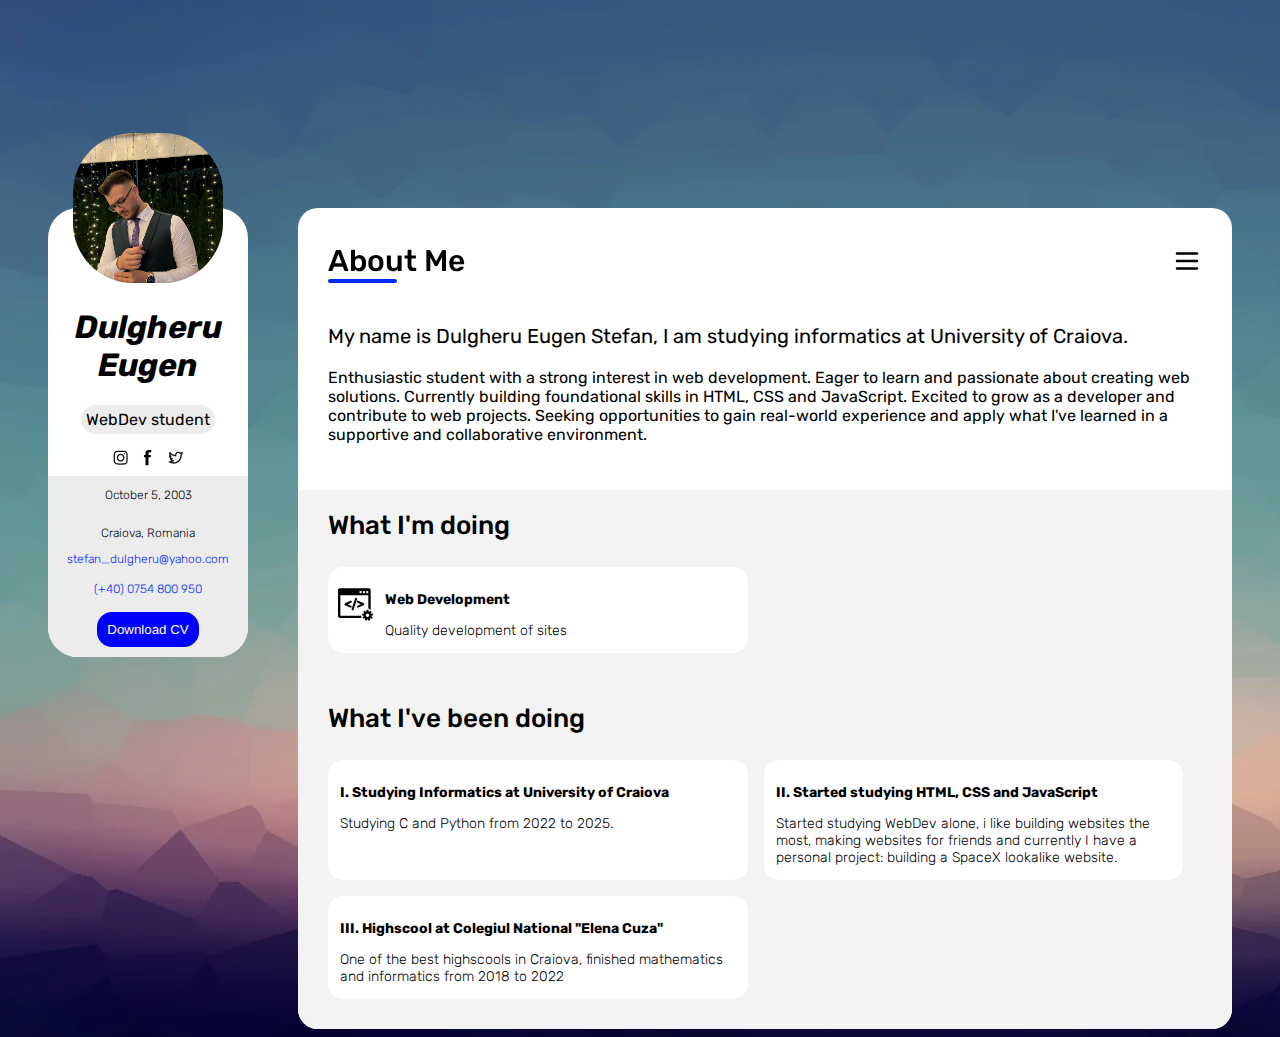
<file: index.html>
<!DOCTYPE html>
<html lang="en">
<head>
    <meta charset="UTF-8">
    <meta http-equiv="X-UA-Compatible" content="IE=edge">
    <meta name="viewport" content="width=device-width, initial-scale=1.0">
    <title>Dulgheru Eugen Stefan</title>
    <link rel="stylesheet" href="CV.css">
    <link rel="icon" type="image/x-icon" href="images/favicon.png">
    <link rel="preconnect" href="https://fonts.googleapis.com">
<link rel="preconnect" href="https://fonts.gstatic.com" crossorigin>
<link href="https://fonts.googleapis.com/css2?family=Rubik:ital,wght@0,300;0,400;1,600&display=swap" rel="stylesheet">
</head>
<body>
    <Body background="images/background3.webp">

    <div class="wrapper">
        <aside> 
            <img class="profile-pic" src="images/profile-picture.jpeg" alt="Profile Picture">
            <div class="profile">
                <h1>Dulgheru Eugen</h1>
                <p>WebDev student</p>
                <div class="socials">
                    <svg viewBox="0 0 24 24" fill="none" xmlns="http://www.w3.org/2000/svg"><g id="SVGRepo_bgCarrier" stroke-width="0"></g><g id="SVGRepo_tracerCarrier" stroke-linecap="round" stroke-linejoin="round"></g><g id="SVGRepo_iconCarrier"> <path fill-rule="evenodd" clip-rule="evenodd" d="M12 18C15.3137 18 18 15.3137 18 12C18 8.68629 15.3137 6 12 6C8.68629 6 6 8.68629 6 12C6 15.3137 8.68629 18 12 18ZM12 16C14.2091 16 16 14.2091 16 12C16 9.79086 14.2091 8 12 8C9.79086 8 8 9.79086 8 12C8 14.2091 9.79086 16 12 16Z" fill="#0F0F0F"></path> <path d="M18 5C17.4477 5 17 5.44772 17 6C17 6.55228 17.4477 7 18 7C18.5523 7 19 6.55228 19 6C19 5.44772 18.5523 5 18 5Z" fill="#0F0F0F"></path> <path fill-rule="evenodd" clip-rule="evenodd" d="M1.65396 4.27606C1 5.55953 1 7.23969 1 10.6V13.4C1 16.7603 1 18.4405 1.65396 19.7239C2.2292 20.8529 3.14708 21.7708 4.27606 22.346C5.55953 23 7.23969 23 10.6 23H13.4C16.7603 23 18.4405 23 19.7239 22.346C20.8529 21.7708 21.7708 20.8529 22.346 19.7239C23 18.4405 23 16.7603 23 13.4V10.6C23 7.23969 23 5.55953 22.346 4.27606C21.7708 3.14708 20.8529 2.2292 19.7239 1.65396C18.4405 1 16.7603 1 13.4 1H10.6C7.23969 1 5.55953 1 4.27606 1.65396C3.14708 2.2292 2.2292 3.14708 1.65396 4.27606ZM13.4 3H10.6C8.88684 3 7.72225 3.00156 6.82208 3.0751C5.94524 3.14674 5.49684 3.27659 5.18404 3.43597C4.43139 3.81947 3.81947 4.43139 3.43597 5.18404C3.27659 5.49684 3.14674 5.94524 3.0751 6.82208C3.00156 7.72225 3 8.88684 3 10.6V13.4C3 15.1132 3.00156 16.2777 3.0751 17.1779C3.14674 18.0548 3.27659 18.5032 3.43597 18.816C3.81947 19.5686 4.43139 20.1805 5.18404 20.564C5.49684 20.7234 5.94524 20.8533 6.82208 20.9249C7.72225 20.9984 8.88684 21 10.6 21H13.4C15.1132 21 16.2777 20.9984 17.1779 20.9249C18.0548 20.8533 18.5032 20.7234 18.816 20.564C19.5686 20.1805 20.1805 19.5686 20.564 18.816C20.7234 18.5032 20.8533 18.0548 20.9249 17.1779C20.9984 16.2777 21 15.1132 21 13.4V10.6C21 8.88684 20.9984 7.72225 20.9249 6.82208C20.8533 5.94524 20.7234 5.49684 20.564 5.18404C20.1805 4.43139 19.5686 3.81947 18.816 3.43597C18.5032 3.27659 18.0548 3.14674 17.1779 3.0751C16.2777 3.00156 15.1132 3 13.4 3Z" fill="#0F0F0F"></path> </g></svg>
                    <svg fill="#000000" version="1.1" xmlns="http://www.w3.org/2000/svg" xmlns:xlink="http://www.w3.org/1999/xlink" viewBox="0 0 512 512" xml:space="preserve"><g id="SVGRepo_bgCarrier" stroke-width="0"></g><g id="SVGRepo_tracerCarrier" stroke-linecap="round" stroke-linejoin="round"></g><g id="SVGRepo_iconCarrier"> <g id="7935ec95c421cee6d86eb22ecd11b7e3"> <path style="display: inline;" d="M283.122,122.174c0,5.24,0,22.319,0,46.583h83.424l-9.045,74.367h-74.379 c0,114.688,0,268.375,0,268.375h-98.726c0,0,0-151.653,0-268.375h-51.443v-74.367h51.443c0-29.492,0-50.463,0-56.302 c0-27.82-2.096-41.02,9.725-62.578C205.948,28.32,239.308-0.174,297.007,0.512c57.713,0.711,82.04,6.263,82.04,6.263 l-12.501,79.257c0,0-36.853-9.731-54.942-6.263C293.539,83.238,283.122,94.366,283.122,122.174z"> </path> </g> </g></svg>
                    <svg viewBox="0 0 24 24" fill="none" xmlns="http://www.w3.org/2000/svg"><g id="SVGRepo_bgCarrier" stroke-width="0"></g><g id="SVGRepo_tracerCarrier" stroke-linecap="round" stroke-linejoin="round"></g><g id="SVGRepo_iconCarrier"> <path fill-rule="evenodd" clip-rule="evenodd" d="M19.7828 3.91825C20.1313 3.83565 20.3743 3.75444 20.5734 3.66915C20.8524 3.54961 21.0837 3.40641 21.4492 3.16524C21.7563 2.96255 22.1499 2.9449 22.4739 3.11928C22.7979 3.29366 23 3.6319 23 3.99986C23 5.08079 22.8653 5.96673 22.5535 6.7464C22.2911 7.40221 21.9225 7.93487 21.4816 8.41968C21.2954 11.7828 20.3219 14.4239 18.8336 16.4248C17.291 18.4987 15.2386 19.8268 13.0751 20.5706C10.9179 21.3121 8.63863 21.4778 6.5967 21.2267C4.56816 20.9773 2.69304 20.3057 1.38605 19.2892C1.02813 19.0108 0.902313 18.5264 1.07951 18.109C1.25671 17.6916 1.69256 17.4457 2.14144 17.5099C3.42741 17.6936 4.6653 17.4012 5.6832 16.9832C5.48282 16.8742 5.29389 16.7562 5.11828 16.6346C4.19075 15.9925 3.4424 15.1208 3.10557 14.4471C2.96618 14.1684 2.96474 13.8405 3.10168 13.5606C3.17232 13.4161 3.27562 13.293 3.40104 13.1991C2.04677 12.0814 1.49999 10.5355 1.49999 9.49986C1.49999 9.19192 1.64187 8.90115 1.88459 8.71165C1.98665 8.63197 2.10175 8.57392 2.22308 8.53896C2.12174 8.24222 2.0431 7.94241 1.98316 7.65216C1.71739 6.3653 1.74098 4.91284 2.02985 3.75733C2.1287 3.36191 2.45764 3.06606 2.86129 3.00952C3.26493 2.95299 3.6625 3.14709 3.86618 3.50014C4.94369 5.36782 6.93116 6.50943 8.78086 7.18568C9.6505 7.50362 10.4559 7.70622 11.0596 7.83078C11.1899 6.61019 11.5307 5.6036 12.0538 4.80411C12.7439 3.74932 13.7064 3.12525 14.74 2.84698C16.5227 2.36708 18.5008 2.91382 19.7828 3.91825ZM10.7484 9.80845C10.0633 9.67087 9.12171 9.43976 8.09412 9.06408C6.7369 8.56789 5.16088 7.79418 3.84072 6.59571C3.86435 6.81625 3.89789 7.03492 3.94183 7.24766C4.16308 8.31899 4.5742 8.91899 4.94721 9.10549C5.40342 9.3336 5.61484 9.8685 5.43787 10.3469C5.19827 10.9946 4.56809 11.0477 3.99551 10.9046C4.45603 11.595 5.28377 12.2834 6.66439 12.5135C7.14057 12.5929 7.49208 13.0011 7.49986 13.4838C7.50765 13.9665 7.16949 14.3858 6.69611 14.4805L5.82565 14.6546C5.95881 14.7703 6.103 14.8838 6.2567 14.9902C6.95362 15.4727 7.65336 15.6808 8.25746 15.5298C8.70991 15.4167 9.18047 15.6313 9.39163 16.0472C9.60278 16.463 9.49846 16.9696 9.14018 17.2681C8.49626 17.8041 7.74425 18.2342 6.99057 18.5911C6.63675 18.7587 6.24134 18.9241 5.8119 19.0697C6.14218 19.1402 6.48586 19.198 6.84078 19.2417C8.61136 19.4594 10.5821 19.3126 12.4249 18.6792C14.2614 18.0479 15.9589 16.9385 17.2289 15.2312C18.497 13.5262 19.382 11.1667 19.5007 7.96291C19.51 7.71067 19.6144 7.47129 19.7929 7.29281C20.2425 6.84316 20.6141 6.32777 20.7969 5.7143C20.477 5.81403 20.1168 5.90035 19.6878 5.98237C19.3623 6.04459 19.0272 5.94156 18.7929 5.70727C18.0284 4.94274 16.5164 4.43998 15.2599 4.77822C14.6686 4.93741 14.1311 5.28203 13.7274 5.89906C13.3153 6.52904 13 7.51045 13 8.9999C13 9.28288 12.8801 9.5526 12.6701 9.74221C12.1721 10.1917 11.334 9.92603 10.7484 9.80845Z" fill="#0F0F0F"></path> </g></svg>
                </div>
            </div>
            <div class="info">
                <p>October 5, 2003</p>
                <p>Craiova, Romania</p>
                <a href="mailto:stefan_dulgheru@yahoo.com">stefan_dulgheru@yahoo.com</a>
                <a href="tel:+400754800950">(+40) 0754 800 950</a>
                <button>Download CV</button>
            </div>
        </aside>
        <main class="main-container">
             <section class="section first-section">
                <div class="aboutme">
                    <h2 class="title">About Me</h2>
                    <svg class="burger-menu" viewBox="0 0 24 24" fill="none" xmlns="http://www.w3.org/2000/svg"><g id="SVGRepo_bgCarrier" stroke-width="0"></g><g id="SVGRepo_tracerCarrier" stroke-linecap="round" stroke-linejoin="round"></g><g id="SVGRepo_iconCarrier"> <path d="M4 18L20 18" stroke="#000000" stroke-width="2" stroke-linecap="round"></path> <path d="M4 12L20 12" stroke="#000000" stroke-width="2" stroke-linecap="round"></path> <path d="M4 6L20 6" stroke="#000000" stroke-width="2" stroke-linecap="round"></path> </g></svg>
                </div>
                        <p class="bigger-text">My name is Dulgheru Eugen Stefan, I am studying informatics at University of Craiova.</p>
                        <p class="pharagraph">Enthusiastic student with a strong interest in web development. Eager to learn and passionate about creating web solutions. Currently building foundational skills in HTML, CSS and JavaScript. Excited to grow as a developer and contribute to web projects. Seeking opportunities to gain real-world experience and apply what I've learned in a supportive and collaborative environment.</p>
             </section>
             <section class="section second-section">
                <h3>What I'm doing</h3>
                <div class="skills-container">
                    <div class="skillcard">
                        <svg fill="#000000" version="1.1" id="Capa_1" xmlns="http://www.w3.org/2000/svg" xmlns:xlink="http://www.w3.org/1999/xlink" viewBox="0 0 419.931 419.931" xml:space="preserve"><g id="SVGRepo_bgCarrier" stroke-width="0"></g><g id="SVGRepo_tracerCarrier" stroke-linecap="round" stroke-linejoin="round"></g><g id="SVGRepo_iconCarrier"> <g> <g> <g> <path d="M282.895,352.367c-2.176-1.324-4.072-3.099-5.579-5.25c-0.696-0.992-1.284-2.041-1.771-3.125H28.282V100.276h335.624 v159.138c7.165,0.647,13.177,5.353,15.701,11.797c2.235-1.225,4.726-1.982,7.344-2.213c1.771-0.154,3.53-0.044,5.236,0.293 V39.561c0-12.996-10.571-23.569-23.566-23.569H23.568C10.573,15.992,0,26.565,0,39.561v309.146 c0,12.996,10.573,23.568,23.568,23.568h257.179c-2.007-4.064-2.483-8.652-1.302-13.066 C280.126,356.67,281.304,354.354,282.895,352.367z M338.025,55.569c0-4.806,3.896-8.703,8.702-8.703h8.702 c4.807,0,8.702,3.896,8.702,8.703v9.863c0,4.806-3.896,8.702-8.702,8.702h-8.702c-4.807,0-8.702-3.896-8.702-8.702V55.569z M297.56,55.569c0-4.806,3.896-8.703,8.702-8.703h8.703c4.807,0,8.702,3.896,8.702,8.703v9.863c0,4.806-3.896,8.702-8.702,8.702 h-8.703c-4.806,0-8.702-3.896-8.702-8.702V55.569z M257.094,55.569c0-4.806,3.897-8.703,8.702-8.703h8.702 c4.807,0,8.703,3.896,8.703,8.703v9.863c0,4.806-3.896,8.702-8.703,8.702h-8.702c-4.805,0-8.702-3.896-8.702-8.702V55.569z"></path> <path d="M419.875,335.77l-2.615-14.83c-0.353-1.997-2.256-3.331-4.255-2.979l-13.188,2.324c-1.583-3.715-3.605-7.195-6.005-10.38 l8.614-10.268c0.626-0.744,0.931-1.709,0.847-2.68c-0.086-0.971-0.554-1.867-1.3-2.494l-11.534-9.68 c-0.746-0.626-1.713-0.93-2.683-0.845c-0.971,0.085-1.867,0.552-2.493,1.298l-8.606,10.26c-3.533-1.8-7.312-3.188-11.271-4.104 v-13.392c0-2.028-1.645-3.674-3.673-3.674h-15.06c-2.027,0-3.673,1.646-3.673,3.674v13.392 c-3.961,0.915-7.736,2.304-11.271,4.104l-8.608-10.259c-1.304-1.554-3.62-1.756-5.175-0.453l-11.535,9.679 c-0.746,0.627-1.213,1.523-1.299,2.494c-0.084,0.971,0.22,1.937,0.846,2.683l8.615,10.266c-2.396,3.184-4.422,6.666-6.005,10.38 l-13.188-2.325c-1.994-0.351-3.901,0.982-4.255,2.979l-2.614,14.83c-0.169,0.959,0.05,1.945,0.607,2.744 c0.561,0.799,1.41,1.342,2.37,1.511l13.198,2.326c0.215,4.089,0.927,8.045,2.073,11.812l-11.6,6.695 c-0.844,0.485-1.459,1.289-1.712,2.229c-0.252,0.941-0.119,1.943,0.367,2.787l7.529,13.041c0.485,0.844,1.289,1.459,2.229,1.711 c0.313,0.084,0.632,0.125,0.951,0.125c0.639,0,1.272-0.166,1.836-0.492l11.609-6.703c2.73,2.925,5.812,5.517,9.18,7.709 l-4.584,12.593c-0.332,0.916-0.289,1.926,0.123,2.809s1.157,1.566,2.072,1.898l14.148,5.149c0.406,0.148,0.832,0.224,1.257,0.224 c0.53,0,1.063-0.115,1.554-0.345c0.883-0.411,1.564-1.157,1.897-2.073l4.583-12.593c1.965,0.238,3.965,0.361,5.994,0.361 s4.029-0.125,5.994-0.361l4.584,12.593c0.332,0.916,1.016,1.662,1.897,2.073c0.49,0.229,1.021,0.345,1.554,0.345 c0.424,0,0.85-0.074,1.256-0.224l14.15-5.149c0.913-0.332,1.659-1.017,2.07-1.898c0.412-0.883,0.456-1.893,0.123-2.809 l-4.584-12.591c3.365-2.192,6.447-4.786,9.18-7.709l11.609,6.703c0.563,0.324,1.197,0.492,1.836,0.492 c0.318,0,0.64-0.043,0.951-0.125c0.941-0.252,1.743-0.869,2.229-1.711l7.529-13.043c0.486-0.842,0.619-1.846,0.367-2.787 c-0.253-0.938-0.868-1.742-1.712-2.229l-11.598-6.693c1.146-3.768,1.856-7.724,2.071-11.812l13.198-2.327 c0.96-0.169,1.812-0.712,2.37-1.511C419.825,337.715,420.044,336.729,419.875,335.77z M354.184,359.336 c-11.155,0-20.2-9.045-20.2-20.201s9.046-20.2,20.2-20.2c11.156,0,20.201,9.044,20.201,20.2S365.34,359.336,354.184,359.336z"></path> <g> <path d="M164.695,235.373c0-4.752-2.785-9.117-7.096-11.119l-39.455-18.332l39.456-18.334c4.31-2.004,7.095-6.368,7.095-11.118 v-0.319c0-4.21-2.119-8.075-5.665-10.334c-1.962-1.253-4.247-1.916-6.606-1.916c-1.778,0-3.563,0.391-5.16,1.133l-63.078,29.333 c-4.309,2.004-7.092,6.368-7.092,11.117v0.877c0,4.743,2.782,9.104,7.093,11.118l63.084,29.336 c1.631,0.755,3.368,1.138,5.162,1.138c2.338,0,4.616-0.664,6.597-1.924c3.548-2.268,5.666-6.13,5.666-10.335L164.695,235.373 L164.695,235.373z"></path> <path d="M226.932,134.012c-2.301-3.15-6.002-5.03-9.901-5.03h-0.314c-5.354,0-10.048,3.425-11.679,8.516L163.478,266.27 c-1.183,3.718-0.517,7.813,1.781,10.962c2.301,3.148,6.002,5.029,9.901,5.029h0.315c5.352,0,10.043-3.426,11.672-8.516 l41.555-128.762C229.896,141.268,229.234,137.167,226.932,134.012z"></path> <path d="M308.001,194.366l-63.079-29.333c-1.592-0.74-3.374-1.131-5.152-1.131c-2.358,0-4.644,0.661-6.605,1.912 c-3.552,2.263-5.671,6.127-5.671,10.337v0.319c0,4.746,2.783,9.111,7.097,11.123l39.454,18.33l-39.455,18.331 c-4.311,2.002-7.096,6.367-7.096,11.119v0.321c0,4.205,2.119,8.066,5.669,10.336c1.974,1.258,4.254,1.923,6.595,1.923 c1.792,0,3.527-0.383,5.169-1.141l63.082-29.336c4.307-2.009,7.088-6.371,7.088-11.114v-0.877 C315.094,200.735,312.311,196.371,308.001,194.366z"></path> </g> </g> </g> </g> </g></svg>
                        <div>
                            <h5>Web Development</h5>
                            <p class="pharagraph">Quality development of sites</p>
                        </div>
                    </div>
                </div>
             </section>
             <section class="section third-section">
                <h3>What I've been doing</h3>
                <div class="skills-container">
                    <div class="skillcard">
                        <div>
                            <h5>I. Studying Informatics at University of Craiova</h5>
                            <p class="pharagraph">Studying C and Python from 2022 to 2025.</p>
                        </div>
                    </div>
                    <div class="skillcard">
                        <div>
                            <h5>II. Started studying HTML, CSS and JavaScript</h5>
                            <p class="pharagraph">Started studying WebDev alone, i like building websites the most, making websites for friends and currently I have a personal project: building a SpaceX lookalike website.</p>
                        </div>
                    </div>
                    <div class="skillcard">
                        <div>
                            <h5>III. Highscool at Colegiul National "Elena Cuza"</h5>
                            <p class="pharagraph">One of the best highscools in Craiova, finished mathematics and informatics from 2018 to 2022</p>
                        </div>
                    </div>
                </div>
             </section>
        </main>
    </div>
    
</body>
</html>
</file>
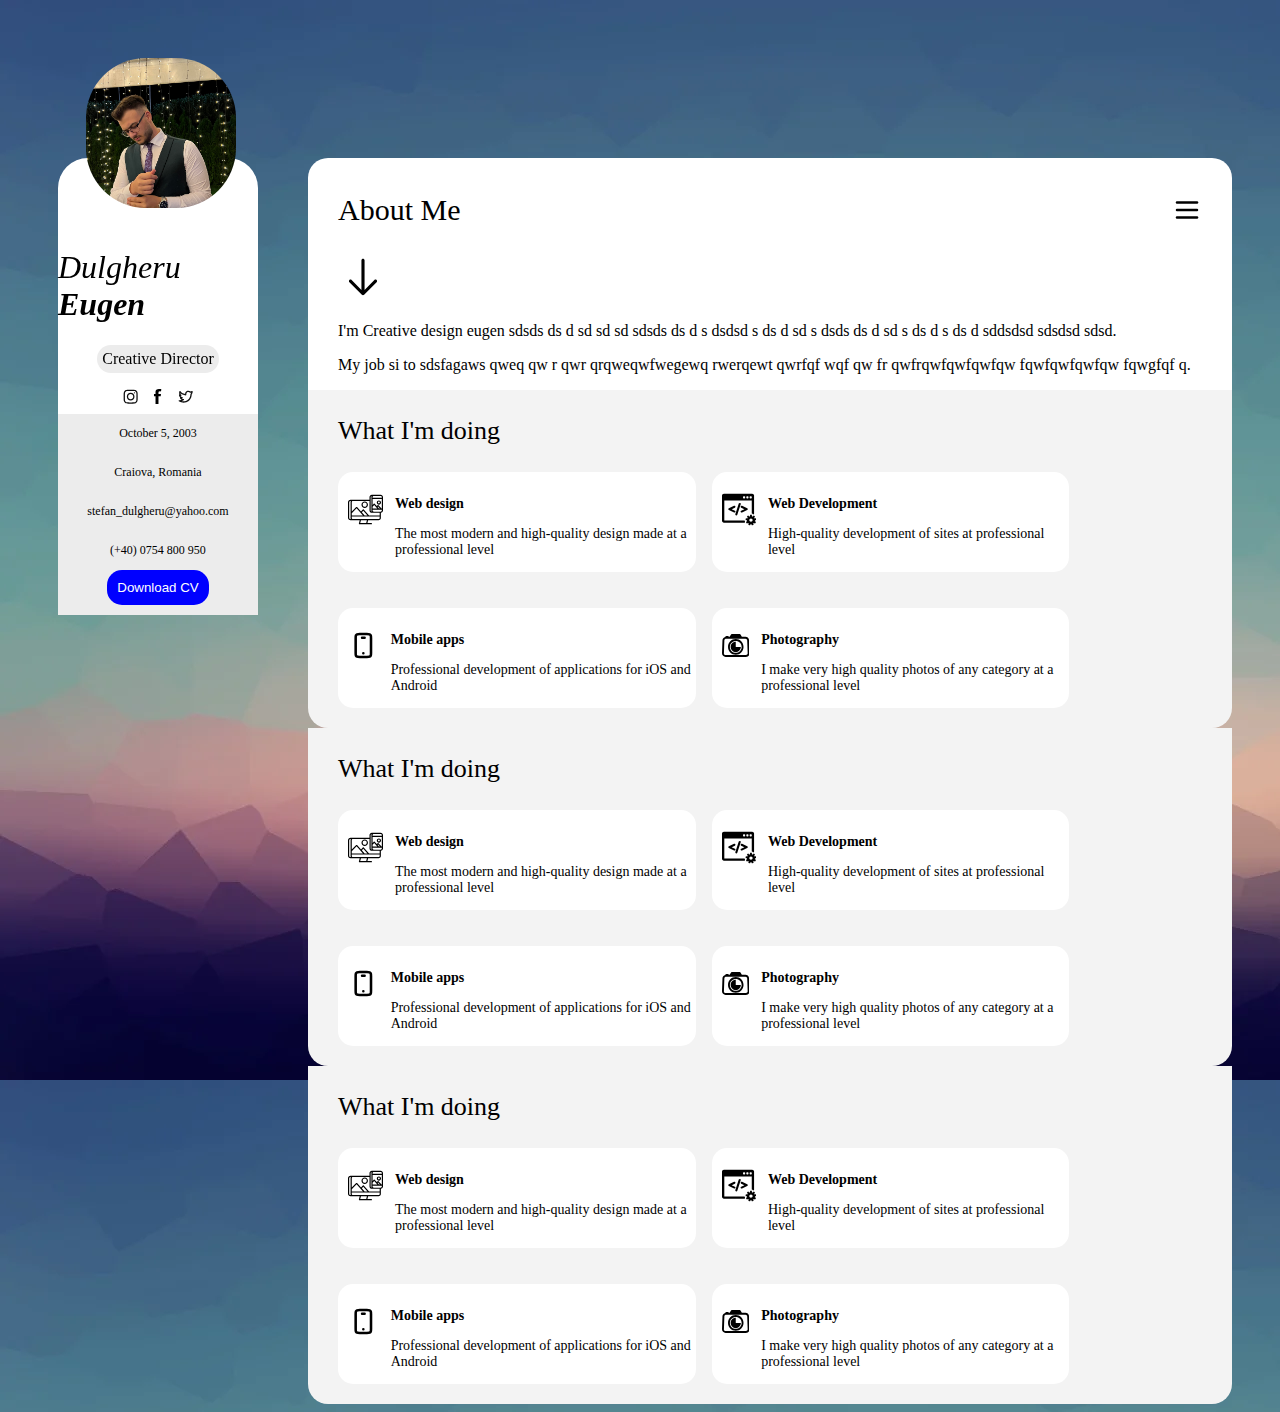
<file: images/Dulgheru Eugen Stefan.html>
<!DOCTYPE html>
<!-- saved from url=(0032)http://127.0.0.1:5500/index.html -->
<html lang="en"><head><meta http-equiv="Content-Type" content="text/html; charset=UTF-8">
    
    <meta http-equiv="X-UA-Compatible" content="IE=edge">
    <meta name="viewport" content="width=device-width, initial-scale=1.0">
    <title>Dulgheru Eugen Stefan</title>
    
    
    


<link rel="stylesheet" href="./Dulgheru Eugen Stefan_files/CV.css"><link rel="preconnect" href="https://fonts.googleapis.com/"><link rel="icon" type="image/x-icon" href="http://127.0.0.1:5500/images/favicon.png"><link rel="preconnect" href="https://fonts.gstatic.com/" crossorigin=""><link href="./Dulgheru Eugen Stefan_files/css2" rel="stylesheet"></head>
<body background="./Dulgheru Eugen Stefan_files/background3.webp" data-new-gr-c-s-check-loaded="14.1132.0" data-gr-ext-installed="">
    
        <img class="profilepic" src="./Dulgheru Eugen Stefan_files/profile-picture.jpeg" alt="Profile Picture">

    <div class="wrapper">
        <aside> 
            <div class="profile">
                <h1><span>Dulgheru</span> Eugen</h1>
                <p>Creative Director</p>
                <div class="socials">
                    <svg viewBox="0 0 24 24" fill="none" xmlns="http://www.w3.org/2000/svg"><g id="SVGRepo_bgCarrier" stroke-width="0"></g><g id="SVGRepo_tracerCarrier" stroke-linecap="round" stroke-linejoin="round"></g><g id="SVGRepo_iconCarrier"> <path fill-rule="evenodd" clip-rule="evenodd" d="M12 18C15.3137 18 18 15.3137 18 12C18 8.68629 15.3137 6 12 6C8.68629 6 6 8.68629 6 12C6 15.3137 8.68629 18 12 18ZM12 16C14.2091 16 16 14.2091 16 12C16 9.79086 14.2091 8 12 8C9.79086 8 8 9.79086 8 12C8 14.2091 9.79086 16 12 16Z" fill="#0F0F0F"></path> <path d="M18 5C17.4477 5 17 5.44772 17 6C17 6.55228 17.4477 7 18 7C18.5523 7 19 6.55228 19 6C19 5.44772 18.5523 5 18 5Z" fill="#0F0F0F"></path> <path fill-rule="evenodd" clip-rule="evenodd" d="M1.65396 4.27606C1 5.55953 1 7.23969 1 10.6V13.4C1 16.7603 1 18.4405 1.65396 19.7239C2.2292 20.8529 3.14708 21.7708 4.27606 22.346C5.55953 23 7.23969 23 10.6 23H13.4C16.7603 23 18.4405 23 19.7239 22.346C20.8529 21.7708 21.7708 20.8529 22.346 19.7239C23 18.4405 23 16.7603 23 13.4V10.6C23 7.23969 23 5.55953 22.346 4.27606C21.7708 3.14708 20.8529 2.2292 19.7239 1.65396C18.4405 1 16.7603 1 13.4 1H10.6C7.23969 1 5.55953 1 4.27606 1.65396C3.14708 2.2292 2.2292 3.14708 1.65396 4.27606ZM13.4 3H10.6C8.88684 3 7.72225 3.00156 6.82208 3.0751C5.94524 3.14674 5.49684 3.27659 5.18404 3.43597C4.43139 3.81947 3.81947 4.43139 3.43597 5.18404C3.27659 5.49684 3.14674 5.94524 3.0751 6.82208C3.00156 7.72225 3 8.88684 3 10.6V13.4C3 15.1132 3.00156 16.2777 3.0751 17.1779C3.14674 18.0548 3.27659 18.5032 3.43597 18.816C3.81947 19.5686 4.43139 20.1805 5.18404 20.564C5.49684 20.7234 5.94524 20.8533 6.82208 20.9249C7.72225 20.9984 8.88684 21 10.6 21H13.4C15.1132 21 16.2777 20.9984 17.1779 20.9249C18.0548 20.8533 18.5032 20.7234 18.816 20.564C19.5686 20.1805 20.1805 19.5686 20.564 18.816C20.7234 18.5032 20.8533 18.0548 20.9249 17.1779C20.9984 16.2777 21 15.1132 21 13.4V10.6C21 8.88684 20.9984 7.72225 20.9249 6.82208C20.8533 5.94524 20.7234 5.49684 20.564 5.18404C20.1805 4.43139 19.5686 3.81947 18.816 3.43597C18.5032 3.27659 18.0548 3.14674 17.1779 3.0751C16.2777 3.00156 15.1132 3 13.4 3Z" fill="#0F0F0F"></path> </g></svg>
                    <svg fill="#000000" version="1.1" xmlns="http://www.w3.org/2000/svg" xmlns:xlink="http://www.w3.org/1999/xlink" viewBox="0 0 512 512" xml:space="preserve"><g id="SVGRepo_bgCarrier" stroke-width="0"></g><g id="SVGRepo_tracerCarrier" stroke-linecap="round" stroke-linejoin="round"></g><g id="SVGRepo_iconCarrier"> <g id="7935ec95c421cee6d86eb22ecd11b7e3"> <path style="display: inline;" d="M283.122,122.174c0,5.24,0,22.319,0,46.583h83.424l-9.045,74.367h-74.379 c0,114.688,0,268.375,0,268.375h-98.726c0,0,0-151.653,0-268.375h-51.443v-74.367h51.443c0-29.492,0-50.463,0-56.302 c0-27.82-2.096-41.02,9.725-62.578C205.948,28.32,239.308-0.174,297.007,0.512c57.713,0.711,82.04,6.263,82.04,6.263 l-12.501,79.257c0,0-36.853-9.731-54.942-6.263C293.539,83.238,283.122,94.366,283.122,122.174z"> </path> </g> </g></svg>
                    <svg viewBox="0 0 24 24" fill="none" xmlns="http://www.w3.org/2000/svg"><g id="SVGRepo_bgCarrier" stroke-width="0"></g><g id="SVGRepo_tracerCarrier" stroke-linecap="round" stroke-linejoin="round"></g><g id="SVGRepo_iconCarrier"> <path fill-rule="evenodd" clip-rule="evenodd" d="M19.7828 3.91825C20.1313 3.83565 20.3743 3.75444 20.5734 3.66915C20.8524 3.54961 21.0837 3.40641 21.4492 3.16524C21.7563 2.96255 22.1499 2.9449 22.4739 3.11928C22.7979 3.29366 23 3.6319 23 3.99986C23 5.08079 22.8653 5.96673 22.5535 6.7464C22.2911 7.40221 21.9225 7.93487 21.4816 8.41968C21.2954 11.7828 20.3219 14.4239 18.8336 16.4248C17.291 18.4987 15.2386 19.8268 13.0751 20.5706C10.9179 21.3121 8.63863 21.4778 6.5967 21.2267C4.56816 20.9773 2.69304 20.3057 1.38605 19.2892C1.02813 19.0108 0.902313 18.5264 1.07951 18.109C1.25671 17.6916 1.69256 17.4457 2.14144 17.5099C3.42741 17.6936 4.6653 17.4012 5.6832 16.9832C5.48282 16.8742 5.29389 16.7562 5.11828 16.6346C4.19075 15.9925 3.4424 15.1208 3.10557 14.4471C2.96618 14.1684 2.96474 13.8405 3.10168 13.5606C3.17232 13.4161 3.27562 13.293 3.40104 13.1991C2.04677 12.0814 1.49999 10.5355 1.49999 9.49986C1.49999 9.19192 1.64187 8.90115 1.88459 8.71165C1.98665 8.63197 2.10175 8.57392 2.22308 8.53896C2.12174 8.24222 2.0431 7.94241 1.98316 7.65216C1.71739 6.3653 1.74098 4.91284 2.02985 3.75733C2.1287 3.36191 2.45764 3.06606 2.86129 3.00952C3.26493 2.95299 3.6625 3.14709 3.86618 3.50014C4.94369 5.36782 6.93116 6.50943 8.78086 7.18568C9.6505 7.50362 10.4559 7.70622 11.0596 7.83078C11.1899 6.61019 11.5307 5.6036 12.0538 4.80411C12.7439 3.74932 13.7064 3.12525 14.74 2.84698C16.5227 2.36708 18.5008 2.91382 19.7828 3.91825ZM10.7484 9.80845C10.0633 9.67087 9.12171 9.43976 8.09412 9.06408C6.7369 8.56789 5.16088 7.79418 3.84072 6.59571C3.86435 6.81625 3.89789 7.03492 3.94183 7.24766C4.16308 8.31899 4.5742 8.91899 4.94721 9.10549C5.40342 9.3336 5.61484 9.8685 5.43787 10.3469C5.19827 10.9946 4.56809 11.0477 3.99551 10.9046C4.45603 11.595 5.28377 12.2834 6.66439 12.5135C7.14057 12.5929 7.49208 13.0011 7.49986 13.4838C7.50765 13.9665 7.16949 14.3858 6.69611 14.4805L5.82565 14.6546C5.95881 14.7703 6.103 14.8838 6.2567 14.9902C6.95362 15.4727 7.65336 15.6808 8.25746 15.5298C8.70991 15.4167 9.18047 15.6313 9.39163 16.0472C9.60278 16.463 9.49846 16.9696 9.14018 17.2681C8.49626 17.8041 7.74425 18.2342 6.99057 18.5911C6.63675 18.7587 6.24134 18.9241 5.8119 19.0697C6.14218 19.1402 6.48586 19.198 6.84078 19.2417C8.61136 19.4594 10.5821 19.3126 12.4249 18.6792C14.2614 18.0479 15.9589 16.9385 17.2289 15.2312C18.497 13.5262 19.382 11.1667 19.5007 7.96291C19.51 7.71067 19.6144 7.47129 19.7929 7.29281C20.2425 6.84316 20.6141 6.32777 20.7969 5.7143C20.477 5.81403 20.1168 5.90035 19.6878 5.98237C19.3623 6.04459 19.0272 5.94156 18.7929 5.70727C18.0284 4.94274 16.5164 4.43998 15.2599 4.77822C14.6686 4.93741 14.1311 5.28203 13.7274 5.89906C13.3153 6.52904 13 7.51045 13 8.9999C13 9.28288 12.8801 9.5526 12.6701 9.74221C12.1721 10.1917 11.334 9.92603 10.7484 9.80845Z" fill="#0F0F0F"></path> </g></svg>
                </div>
            </div>
            <div class="info">
                <p>October 5, 2003</p>
                <p>Craiova, Romania</p>
                <p>stefan_dulgheru@yahoo.com</p>
                <p>(+40) 0754 800 950</p>
                <button>Download CV</button>
            </div>
        </aside>
        <main>
             <section class="section1">
                <div class="aboutme">
                    <h2>About Me</h2>
                    <svg viewBox="0 0 24 24" fill="none" xmlns="http://www.w3.org/2000/svg"><g id="SVGRepo_bgCarrier" stroke-width="0"></g><g id="SVGRepo_tracerCarrier" stroke-linecap="round" stroke-linejoin="round"></g><g id="SVGRepo_iconCarrier"> <path d="M4 18L20 18" stroke="#000000" stroke-width="2" stroke-linecap="round"></path> <path d="M4 12L20 12" stroke="#000000" stroke-width="2" stroke-linecap="round"></path> <path d="M4 6L20 6" stroke="#000000" stroke-width="2" stroke-linecap="round"></path> </g></svg>
                </div>
                <svg class="arrowdown" viewBox="0 0 24 24" fill="none" xmlns="http://www.w3.org/2000/svg"><g id="SVGRepo_bgCarrier" stroke-width="0"></g><g id="SVGRepo_tracerCarrier" stroke-linecap="round" stroke-linejoin="round"></g><g id="SVGRepo_iconCarrier"> <path fill-rule="evenodd" clip-rule="evenodd" d="M12 3.25C12.4142 3.25 12.75 3.58579 12.75 4L12.75 18.1893L17.4697 13.4697C17.7626 13.1768 18.2374 13.1768 18.5303 13.4697C18.8232 13.7626 18.8232 14.2374 18.5303 14.5303L12.5303 20.5303C12.3897 20.671 12.1989 20.75 12 20.75C11.8011 20.75 11.6103 20.671 11.4697 20.5303L5.46967 14.5303C5.17678 14.2374 5.17678 13.7626 5.46967 13.4697C5.76256 13.1768 6.23744 13.1768 6.53033 13.4697L11.25 18.1893L11.25 4C11.25 3.58579 11.5858 3.25 12 3.25Z" fill="#000000"></path> </g></svg>
                        <p>I'm Creative design eugen sdsds ds d sd sd sd sdsds ds d s dsdsd s ds d sd s dsds ds d sd s ds d s ds d sddsdsd sdsdsd sdsd.</p>
                        <p>My job si to sdsfagaws qweq qw r qwr qrqweqwfwegewq rwerqewt qwrfqf wqf qw fr qwfrqwfqwfqwfqw fqwfqwfqwfqw fqwgfqf q.</p>
             </section>
             <section class="section2">
                <h3>What I'm doing</h3>
                <div class="skills-container">
                    <div class="skillcard">
                        <svg fill="#000000" height="200px" width="200px" version="1.1" id="Layer_1" xmlns="http://www.w3.org/2000/svg" xmlns:xlink="http://www.w3.org/1999/xlink" viewBox="0 0 511.996 511.996" xml:space="preserve"><g id="SVGRepo_bgCarrier" stroke-width="0"></g><g id="SVGRepo_tracerCarrier" stroke-linecap="round" stroke-linejoin="round"></g><g id="SVGRepo_iconCarrier"> <g> <g> <path d="M244.606,137.494c-26.153,0-47.432,21.278-47.432,47.431c0,26.153,21.278,47.432,47.432,47.432 c26.154,0,47.431-21.278,47.431-47.432C292.036,158.77,270.759,137.494,244.606,137.494z M244.606,214.877 c-16.515,0-29.953-13.437-29.953-29.953c0-16.516,13.437-29.952,29.953-29.952c16.515,0,29.952,13.437,29.952,29.952 C274.557,201.44,261.12,214.877,244.606,214.877z"></path> </g> </g> <g> <g> <path d="M452.072,123.043c-17.141,0-31.087,13.946-31.087,31.087c0,17.141,13.946,31.087,31.087,31.087 s31.087-13.946,31.087-31.087C483.158,136.989,469.212,123.043,452.072,123.043z M452.072,167.738 c-7.503,0-13.608-6.105-13.608-13.608s6.104-13.608,13.608-13.608s13.608,6.105,13.608,13.608 C465.679,161.634,459.575,167.738,452.072,167.738z"></path> </g> </g> <g> <g> <path d="M476.794,39.399l-127.09-0.005c-19.411,0-35.203,15.797-35.203,35.214v40.122h-52.404c-0.012,0-0.022-0.001-0.034-0.001 H71.242c-0.022,0-0.044,0.001-0.068,0.001H37.35C16.755,114.73,0,131.486,0,152.08v224.414c0,20.595,16.755,37.35,37.35,37.35 h133.817l-11.799,47.928c-0.01,0.041-0.014,0.083-0.023,0.124c-0.048,0.21-0.086,0.423-0.119,0.639 c-0.016,0.104-0.035,0.207-0.048,0.312c-0.024,0.207-0.035,0.418-0.044,0.632c-0.005,0.107-0.015,0.216-0.016,0.324 c0,0.021-0.003,0.041-0.003,0.061c0,0.261,0.016,0.519,0.038,0.774c0.003,0.033,0.001,0.066,0.005,0.099 c0.031,0.32,0.083,0.636,0.148,0.946c0.008,0.04,0.021,0.078,0.03,0.119c0.061,0.267,0.132,0.53,0.216,0.787 c0.024,0.073,0.054,0.146,0.08,0.219c0.079,0.22,0.164,0.437,0.26,0.649c0.04,0.087,0.083,0.174,0.126,0.26 c0.096,0.193,0.197,0.383,0.305,0.568c0.054,0.091,0.107,0.181,0.164,0.27c0.114,0.179,0.237,0.352,0.364,0.522 c0.043,0.058,0.079,0.121,0.125,0.179c0.02,0.024,0.043,0.047,0.063,0.071c0.154,0.192,0.317,0.374,0.486,0.552 c0.045,0.048,0.086,0.099,0.133,0.146c0.217,0.218,0.444,0.423,0.683,0.616c0.063,0.051,0.129,0.096,0.193,0.146 c0.182,0.14,0.367,0.275,0.559,0.401c0.083,0.054,0.169,0.103,0.254,0.154c0.183,0.111,0.369,0.217,0.562,0.313 c0.089,0.045,0.178,0.087,0.268,0.129c0.197,0.092,0.396,0.175,0.601,0.252c0.09,0.034,0.179,0.068,0.269,0.099 c0.212,0.072,0.428,0.133,0.646,0.189c0.089,0.023,0.175,0.049,0.263,0.068c0.231,0.051,0.465,0.09,0.703,0.121 c0.079,0.01,0.157,0.027,0.238,0.036c0.315,0.034,0.634,0.055,0.957,0.055h105.359h69.171c4.828,0,8.74-3.913,8.74-8.74 c0-4.826-3.912-8.739-8.74-8.739h-58.021l10.161-41.278l152.849-0.005c18.427,0,33.42-14.986,33.42-33.408v-75.6 c17.535-1.994,31.204-16.913,31.204-34.972V74.605C512,55.191,496.206,39.399,476.794,39.399z M359.942,74.605 c0-9.774,7.952-17.726,17.727-17.726h99.125c9.775-0.001,17.727,7.951,17.727,17.726v10.303H359.942V74.605z M359.941,102.385 H494.52v138.593h-4.179l-43.979-48.396c-1.657-1.822-4.006-2.862-6.468-2.862s-4.811,1.039-6.468,2.862l-12.486,13.738 l-31.006-34.107c-1.656-1.821-4.005-2.861-6.467-2.861c-2.461,0-4.81,1.039-6.466,2.862l-17.059,18.768V102.385z M466.723,240.978 h-14.276l-19.695-21.664l7.142-7.859L466.723,240.978z M359.943,216.271l0.347,0.315l23.179-25.501l45.358,49.893h-68.884V216.271 z M331.98,74.609c0-8.911,6.609-16.288,15.175-17.53c-2.978,5.166-4.693,11.147-4.693,17.527V269.86 c0,6.375,1.712,12.355,4.688,17.518c-8.564-1.245-15.171-8.615-15.171-17.518V74.609z M55.301,311.432l70.306-72.26 l93.467,102.804H55.301V311.432z M202.523,297.776l20.999-23.107l61.163,67.305h-41.991v0.001L202.523,297.776z M41.875,396.364 H37.35c-10.957,0.001-19.871-8.913-19.871-19.87V152.08c0-10.957,8.914-19.871,19.871-19.871h4.525 c-2.583,4.74-4.053,10.172-4.053,15.938V380.43C37.822,386.196,39.291,391.625,41.875,396.364z M266.364,455.122h-87.358 l10.161-41.278h87.358L266.364,455.122z M463.317,380.432c0,8.783-7.151,15.929-15.941,15.929H71.242 c-8.79,0-15.941-7.145-15.941-15.929v-20.977h408.016V380.432z M463.317,341.976H308.303l-78.312-86.178 c-1.657-1.822-4.005-2.862-6.468-2.862c-2.462,0-4.811,1.039-6.467,2.862l-26.344,28.987l-58.423-64.245 c-1.622-1.783-3.908-2.818-6.318-2.858c-2.434-0.008-4.731,0.916-6.411,2.644l-64.258,66.043V148.148 c0-8.778,7.133-15.92,15.907-15.938h243.293V269.86c0,19.41,15.792,35.202,35.203,35.202l113.613,0.003V341.976z M494.521,269.859 c0,9.775-7.952,17.727-17.727,17.727l-99.193-0.003c-9.744-0.037-17.66-7.972-17.66-17.724v-11.402h134.579V269.859z"></path> </g> </g> </g></svg>
                        <div>
                            <h5>Web design</h5>
                            <p>The most modern and high-quality design made at a professional level</p>
                        </div>
                    </div>
                    <div class="skillcard">
                        <svg fill="#000000" version="1.1" id="Capa_1" xmlns="http://www.w3.org/2000/svg" xmlns:xlink="http://www.w3.org/1999/xlink" viewBox="0 0 419.931 419.931" xml:space="preserve"><g id="SVGRepo_bgCarrier" stroke-width="0"></g><g id="SVGRepo_tracerCarrier" stroke-linecap="round" stroke-linejoin="round"></g><g id="SVGRepo_iconCarrier"> <g> <g> <g> <path d="M282.895,352.367c-2.176-1.324-4.072-3.099-5.579-5.25c-0.696-0.992-1.284-2.041-1.771-3.125H28.282V100.276h335.624 v159.138c7.165,0.647,13.177,5.353,15.701,11.797c2.235-1.225,4.726-1.982,7.344-2.213c1.771-0.154,3.53-0.044,5.236,0.293 V39.561c0-12.996-10.571-23.569-23.566-23.569H23.568C10.573,15.992,0,26.565,0,39.561v309.146 c0,12.996,10.573,23.568,23.568,23.568h257.179c-2.007-4.064-2.483-8.652-1.302-13.066 C280.126,356.67,281.304,354.354,282.895,352.367z M338.025,55.569c0-4.806,3.896-8.703,8.702-8.703h8.702 c4.807,0,8.702,3.896,8.702,8.703v9.863c0,4.806-3.896,8.702-8.702,8.702h-8.702c-4.807,0-8.702-3.896-8.702-8.702V55.569z M297.56,55.569c0-4.806,3.896-8.703,8.702-8.703h8.703c4.807,0,8.702,3.896,8.702,8.703v9.863c0,4.806-3.896,8.702-8.702,8.702 h-8.703c-4.806,0-8.702-3.896-8.702-8.702V55.569z M257.094,55.569c0-4.806,3.897-8.703,8.702-8.703h8.702 c4.807,0,8.703,3.896,8.703,8.703v9.863c0,4.806-3.896,8.702-8.703,8.702h-8.702c-4.805,0-8.702-3.896-8.702-8.702V55.569z"></path> <path d="M419.875,335.77l-2.615-14.83c-0.353-1.997-2.256-3.331-4.255-2.979l-13.188,2.324c-1.583-3.715-3.605-7.195-6.005-10.38 l8.614-10.268c0.626-0.744,0.931-1.709,0.847-2.68c-0.086-0.971-0.554-1.867-1.3-2.494l-11.534-9.68 c-0.746-0.626-1.713-0.93-2.683-0.845c-0.971,0.085-1.867,0.552-2.493,1.298l-8.606,10.26c-3.533-1.8-7.312-3.188-11.271-4.104 v-13.392c0-2.028-1.645-3.674-3.673-3.674h-15.06c-2.027,0-3.673,1.646-3.673,3.674v13.392 c-3.961,0.915-7.736,2.304-11.271,4.104l-8.608-10.259c-1.304-1.554-3.62-1.756-5.175-0.453l-11.535,9.679 c-0.746,0.627-1.213,1.523-1.299,2.494c-0.084,0.971,0.22,1.937,0.846,2.683l8.615,10.266c-2.396,3.184-4.422,6.666-6.005,10.38 l-13.188-2.325c-1.994-0.351-3.901,0.982-4.255,2.979l-2.614,14.83c-0.169,0.959,0.05,1.945,0.607,2.744 c0.561,0.799,1.41,1.342,2.37,1.511l13.198,2.326c0.215,4.089,0.927,8.045,2.073,11.812l-11.6,6.695 c-0.844,0.485-1.459,1.289-1.712,2.229c-0.252,0.941-0.119,1.943,0.367,2.787l7.529,13.041c0.485,0.844,1.289,1.459,2.229,1.711 c0.313,0.084,0.632,0.125,0.951,0.125c0.639,0,1.272-0.166,1.836-0.492l11.609-6.703c2.73,2.925,5.812,5.517,9.18,7.709 l-4.584,12.593c-0.332,0.916-0.289,1.926,0.123,2.809s1.157,1.566,2.072,1.898l14.148,5.149c0.406,0.148,0.832,0.224,1.257,0.224 c0.53,0,1.063-0.115,1.554-0.345c0.883-0.411,1.564-1.157,1.897-2.073l4.583-12.593c1.965,0.238,3.965,0.361,5.994,0.361 s4.029-0.125,5.994-0.361l4.584,12.593c0.332,0.916,1.016,1.662,1.897,2.073c0.49,0.229,1.021,0.345,1.554,0.345 c0.424,0,0.85-0.074,1.256-0.224l14.15-5.149c0.913-0.332,1.659-1.017,2.07-1.898c0.412-0.883,0.456-1.893,0.123-2.809 l-4.584-12.591c3.365-2.192,6.447-4.786,9.18-7.709l11.609,6.703c0.563,0.324,1.197,0.492,1.836,0.492 c0.318,0,0.64-0.043,0.951-0.125c0.941-0.252,1.743-0.869,2.229-1.711l7.529-13.043c0.486-0.842,0.619-1.846,0.367-2.787 c-0.253-0.938-0.868-1.742-1.712-2.229l-11.598-6.693c1.146-3.768,1.856-7.724,2.071-11.812l13.198-2.327 c0.96-0.169,1.812-0.712,2.37-1.511C419.825,337.715,420.044,336.729,419.875,335.77z M354.184,359.336 c-11.155,0-20.2-9.045-20.2-20.201s9.046-20.2,20.2-20.2c11.156,0,20.201,9.044,20.201,20.2S365.34,359.336,354.184,359.336z"></path> <g> <path d="M164.695,235.373c0-4.752-2.785-9.117-7.096-11.119l-39.455-18.332l39.456-18.334c4.31-2.004,7.095-6.368,7.095-11.118 v-0.319c0-4.21-2.119-8.075-5.665-10.334c-1.962-1.253-4.247-1.916-6.606-1.916c-1.778,0-3.563,0.391-5.16,1.133l-63.078,29.333 c-4.309,2.004-7.092,6.368-7.092,11.117v0.877c0,4.743,2.782,9.104,7.093,11.118l63.084,29.336 c1.631,0.755,3.368,1.138,5.162,1.138c2.338,0,4.616-0.664,6.597-1.924c3.548-2.268,5.666-6.13,5.666-10.335L164.695,235.373 L164.695,235.373z"></path> <path d="M226.932,134.012c-2.301-3.15-6.002-5.03-9.901-5.03h-0.314c-5.354,0-10.048,3.425-11.679,8.516L163.478,266.27 c-1.183,3.718-0.517,7.813,1.781,10.962c2.301,3.148,6.002,5.029,9.901,5.029h0.315c5.352,0,10.043-3.426,11.672-8.516 l41.555-128.762C229.896,141.268,229.234,137.167,226.932,134.012z"></path> <path d="M308.001,194.366l-63.079-29.333c-1.592-0.74-3.374-1.131-5.152-1.131c-2.358,0-4.644,0.661-6.605,1.912 c-3.552,2.263-5.671,6.127-5.671,10.337v0.319c0,4.746,2.783,9.111,7.097,11.123l39.454,18.33l-39.455,18.331 c-4.311,2.002-7.096,6.367-7.096,11.119v0.321c0,4.205,2.119,8.066,5.669,10.336c1.974,1.258,4.254,1.923,6.595,1.923 c1.792,0,3.527-0.383,5.169-1.141l63.082-29.336c4.307-2.009,7.088-6.371,7.088-11.114v-0.877 C315.094,200.735,312.311,196.371,308.001,194.366z"></path> </g> </g> </g> </g> </g></svg>
                        <div>
                            <h5>Web Development</h5>
                            <p>High-quality development of sites at professional level</p>
                        </div>
                    </div>
                    <div class="skillcard">
                        <svg viewBox="0 0 24 24" fill="none" xmlns="http://www.w3.org/2000/svg"><g id="SVGRepo_bgCarrier" stroke-width="0"></g><g id="SVGRepo_tracerCarrier" stroke-linecap="round" stroke-linejoin="round"></g><g id="SVGRepo_iconCarrier"> <path d="M12 18H12.01M11 6H13M9.2 21H14.8C15.9201 21 16.4802 21 16.908 20.782C17.2843 20.5903 17.5903 20.2843 17.782 19.908C18 19.4802 18 18.9201 18 17.8V6.2C18 5.0799 18 4.51984 17.782 4.09202C17.5903 3.71569 17.2843 3.40973 16.908 3.21799C16.4802 3 15.9201 3 14.8 3H9.2C8.0799 3 7.51984 3 7.09202 3.21799C6.71569 3.40973 6.40973 3.71569 6.21799 4.09202C6 4.51984 6 5.07989 6 6.2V17.8C6 18.9201 6 19.4802 6.21799 19.908C6.40973 20.2843 6.71569 20.5903 7.09202 20.782C7.51984 21 8.07989 21 9.2 21Z" stroke="#000000" stroke-width="2" stroke-linecap="round" stroke-linejoin="round"></path> </g></svg>
                        <div>
                            <h5>Mobile apps</h5>
                            <p>Professional development of applications for iOS and Android</p>
                        </div>
                    </div>
                    <div class="skillcard">
                        <svg fill="#000000" version="1.1" id="Capa_1" xmlns="http://www.w3.org/2000/svg" xmlns:xlink="http://www.w3.org/1999/xlink" viewBox="0 0 52.273 52.273" xml:space="preserve"><g id="SVGRepo_bgCarrier" stroke-width="0"></g><g id="SVGRepo_tracerCarrier" stroke-linecap="round" stroke-linejoin="round"></g><g id="SVGRepo_iconCarrier"> <g> <g> <path d="M51.391,16.422c0-3.758-3.058-6.814-6.815-6.814h-6.886l-2.235-4c-0.336-0.511-1.065-1.151-2.75-1.151h-0.522H20.104 H19.58c-1.687,0-2.416,0.642-2.75,1.151l-2.238,4h-1.303C13,8.874,11.524,8.312,9.738,8.312c-1.938,0-3.505,0.659-3.593,1.482 c-3.008,0.708-5.256,3.398-5.256,6.564L0,41.002c0,3.76,3.057,6.814,6.813,6.814h38.648c3.76,0,6.814-3.057,6.812-6.879 L51.391,16.422z M45.463,44.264H6.814c-1.565,0-2.881-1.113-3.188-2.548l0.9-26.007c0.327-1.455,1.625-2.548,3.178-2.548h36.871 c1.801,0,3.264,1.463,3.264,3.325l0.89,24.515C48.725,42.8,47.262,44.264,45.463,44.264z"></path> <path d="M26.136,14.026c-8.125,0-14.733,6.611-14.733,14.736c0,8.125,6.608,14.734,14.733,14.734 c8.125,0,14.736-6.609,14.736-14.734C40.872,20.637,34.262,14.026,26.136,14.026z M26.136,39.943 c-6.166,0-11.182-5.016-11.182-11.182c0-6.166,5.016-11.182,11.182-11.182c6.167,0,11.182,5.017,11.182,11.182 C37.318,34.928,32.303,39.943,26.136,39.943z"></path> <path d="M26.136,19.103c-5.334,0-9.658,4.324-9.658,9.659c0,0.018,0.002,0.036,0.002,0.055c0.031,5.31,4.343,9.604,9.656,9.604 c5.316,0,9.627-4.295,9.658-9.604h-9.658V19.103z"></path> </g> </g> </g></svg>
                        <div>
                            <h5>Photography</h5>
                            <p>I make very high quality photos of any category at a professional level</p>
                        </div>
                    </div>
                </div>
             </section>
             <section class="section2">
                <h3>What I'm doing</h3>
                <div class="skills-container">
                    <div class="skillcard">
                        <svg fill="#000000" height="200px" width="200px" version="1.1" id="Layer_1" xmlns="http://www.w3.org/2000/svg" xmlns:xlink="http://www.w3.org/1999/xlink" viewBox="0 0 511.996 511.996" xml:space="preserve"><g id="SVGRepo_bgCarrier" stroke-width="0"></g><g id="SVGRepo_tracerCarrier" stroke-linecap="round" stroke-linejoin="round"></g><g id="SVGRepo_iconCarrier"> <g> <g> <path d="M244.606,137.494c-26.153,0-47.432,21.278-47.432,47.431c0,26.153,21.278,47.432,47.432,47.432 c26.154,0,47.431-21.278,47.431-47.432C292.036,158.77,270.759,137.494,244.606,137.494z M244.606,214.877 c-16.515,0-29.953-13.437-29.953-29.953c0-16.516,13.437-29.952,29.953-29.952c16.515,0,29.952,13.437,29.952,29.952 C274.557,201.44,261.12,214.877,244.606,214.877z"></path> </g> </g> <g> <g> <path d="M452.072,123.043c-17.141,0-31.087,13.946-31.087,31.087c0,17.141,13.946,31.087,31.087,31.087 s31.087-13.946,31.087-31.087C483.158,136.989,469.212,123.043,452.072,123.043z M452.072,167.738 c-7.503,0-13.608-6.105-13.608-13.608s6.104-13.608,13.608-13.608s13.608,6.105,13.608,13.608 C465.679,161.634,459.575,167.738,452.072,167.738z"></path> </g> </g> <g> <g> <path d="M476.794,39.399l-127.09-0.005c-19.411,0-35.203,15.797-35.203,35.214v40.122h-52.404c-0.012,0-0.022-0.001-0.034-0.001 H71.242c-0.022,0-0.044,0.001-0.068,0.001H37.35C16.755,114.73,0,131.486,0,152.08v224.414c0,20.595,16.755,37.35,37.35,37.35 h133.817l-11.799,47.928c-0.01,0.041-0.014,0.083-0.023,0.124c-0.048,0.21-0.086,0.423-0.119,0.639 c-0.016,0.104-0.035,0.207-0.048,0.312c-0.024,0.207-0.035,0.418-0.044,0.632c-0.005,0.107-0.015,0.216-0.016,0.324 c0,0.021-0.003,0.041-0.003,0.061c0,0.261,0.016,0.519,0.038,0.774c0.003,0.033,0.001,0.066,0.005,0.099 c0.031,0.32,0.083,0.636,0.148,0.946c0.008,0.04,0.021,0.078,0.03,0.119c0.061,0.267,0.132,0.53,0.216,0.787 c0.024,0.073,0.054,0.146,0.08,0.219c0.079,0.22,0.164,0.437,0.26,0.649c0.04,0.087,0.083,0.174,0.126,0.26 c0.096,0.193,0.197,0.383,0.305,0.568c0.054,0.091,0.107,0.181,0.164,0.27c0.114,0.179,0.237,0.352,0.364,0.522 c0.043,0.058,0.079,0.121,0.125,0.179c0.02,0.024,0.043,0.047,0.063,0.071c0.154,0.192,0.317,0.374,0.486,0.552 c0.045,0.048,0.086,0.099,0.133,0.146c0.217,0.218,0.444,0.423,0.683,0.616c0.063,0.051,0.129,0.096,0.193,0.146 c0.182,0.14,0.367,0.275,0.559,0.401c0.083,0.054,0.169,0.103,0.254,0.154c0.183,0.111,0.369,0.217,0.562,0.313 c0.089,0.045,0.178,0.087,0.268,0.129c0.197,0.092,0.396,0.175,0.601,0.252c0.09,0.034,0.179,0.068,0.269,0.099 c0.212,0.072,0.428,0.133,0.646,0.189c0.089,0.023,0.175,0.049,0.263,0.068c0.231,0.051,0.465,0.09,0.703,0.121 c0.079,0.01,0.157,0.027,0.238,0.036c0.315,0.034,0.634,0.055,0.957,0.055h105.359h69.171c4.828,0,8.74-3.913,8.74-8.74 c0-4.826-3.912-8.739-8.74-8.739h-58.021l10.161-41.278l152.849-0.005c18.427,0,33.42-14.986,33.42-33.408v-75.6 c17.535-1.994,31.204-16.913,31.204-34.972V74.605C512,55.191,496.206,39.399,476.794,39.399z M359.942,74.605 c0-9.774,7.952-17.726,17.727-17.726h99.125c9.775-0.001,17.727,7.951,17.727,17.726v10.303H359.942V74.605z M359.941,102.385 H494.52v138.593h-4.179l-43.979-48.396c-1.657-1.822-4.006-2.862-6.468-2.862s-4.811,1.039-6.468,2.862l-12.486,13.738 l-31.006-34.107c-1.656-1.821-4.005-2.861-6.467-2.861c-2.461,0-4.81,1.039-6.466,2.862l-17.059,18.768V102.385z M466.723,240.978 h-14.276l-19.695-21.664l7.142-7.859L466.723,240.978z M359.943,216.271l0.347,0.315l23.179-25.501l45.358,49.893h-68.884V216.271 z M331.98,74.609c0-8.911,6.609-16.288,15.175-17.53c-2.978,5.166-4.693,11.147-4.693,17.527V269.86 c0,6.375,1.712,12.355,4.688,17.518c-8.564-1.245-15.171-8.615-15.171-17.518V74.609z M55.301,311.432l70.306-72.26 l93.467,102.804H55.301V311.432z M202.523,297.776l20.999-23.107l61.163,67.305h-41.991v0.001L202.523,297.776z M41.875,396.364 H37.35c-10.957,0.001-19.871-8.913-19.871-19.87V152.08c0-10.957,8.914-19.871,19.871-19.871h4.525 c-2.583,4.74-4.053,10.172-4.053,15.938V380.43C37.822,386.196,39.291,391.625,41.875,396.364z M266.364,455.122h-87.358 l10.161-41.278h87.358L266.364,455.122z M463.317,380.432c0,8.783-7.151,15.929-15.941,15.929H71.242 c-8.79,0-15.941-7.145-15.941-15.929v-20.977h408.016V380.432z M463.317,341.976H308.303l-78.312-86.178 c-1.657-1.822-4.005-2.862-6.468-2.862c-2.462,0-4.811,1.039-6.467,2.862l-26.344,28.987l-58.423-64.245 c-1.622-1.783-3.908-2.818-6.318-2.858c-2.434-0.008-4.731,0.916-6.411,2.644l-64.258,66.043V148.148 c0-8.778,7.133-15.92,15.907-15.938h243.293V269.86c0,19.41,15.792,35.202,35.203,35.202l113.613,0.003V341.976z M494.521,269.859 c0,9.775-7.952,17.727-17.727,17.727l-99.193-0.003c-9.744-0.037-17.66-7.972-17.66-17.724v-11.402h134.579V269.859z"></path> </g> </g> </g></svg>
                        <div>
                            <h5>Web design</h5>
                            <p>The most modern and high-quality design made at a professional level</p>
                        </div>
                    </div>
                    <div class="skillcard">
                        <svg fill="#000000" version="1.1" id="Capa_1" xmlns="http://www.w3.org/2000/svg" xmlns:xlink="http://www.w3.org/1999/xlink" viewBox="0 0 419.931 419.931" xml:space="preserve"><g id="SVGRepo_bgCarrier" stroke-width="0"></g><g id="SVGRepo_tracerCarrier" stroke-linecap="round" stroke-linejoin="round"></g><g id="SVGRepo_iconCarrier"> <g> <g> <g> <path d="M282.895,352.367c-2.176-1.324-4.072-3.099-5.579-5.25c-0.696-0.992-1.284-2.041-1.771-3.125H28.282V100.276h335.624 v159.138c7.165,0.647,13.177,5.353,15.701,11.797c2.235-1.225,4.726-1.982,7.344-2.213c1.771-0.154,3.53-0.044,5.236,0.293 V39.561c0-12.996-10.571-23.569-23.566-23.569H23.568C10.573,15.992,0,26.565,0,39.561v309.146 c0,12.996,10.573,23.568,23.568,23.568h257.179c-2.007-4.064-2.483-8.652-1.302-13.066 C280.126,356.67,281.304,354.354,282.895,352.367z M338.025,55.569c0-4.806,3.896-8.703,8.702-8.703h8.702 c4.807,0,8.702,3.896,8.702,8.703v9.863c0,4.806-3.896,8.702-8.702,8.702h-8.702c-4.807,0-8.702-3.896-8.702-8.702V55.569z M297.56,55.569c0-4.806,3.896-8.703,8.702-8.703h8.703c4.807,0,8.702,3.896,8.702,8.703v9.863c0,4.806-3.896,8.702-8.702,8.702 h-8.703c-4.806,0-8.702-3.896-8.702-8.702V55.569z M257.094,55.569c0-4.806,3.897-8.703,8.702-8.703h8.702 c4.807,0,8.703,3.896,8.703,8.703v9.863c0,4.806-3.896,8.702-8.703,8.702h-8.702c-4.805,0-8.702-3.896-8.702-8.702V55.569z"></path> <path d="M419.875,335.77l-2.615-14.83c-0.353-1.997-2.256-3.331-4.255-2.979l-13.188,2.324c-1.583-3.715-3.605-7.195-6.005-10.38 l8.614-10.268c0.626-0.744,0.931-1.709,0.847-2.68c-0.086-0.971-0.554-1.867-1.3-2.494l-11.534-9.68 c-0.746-0.626-1.713-0.93-2.683-0.845c-0.971,0.085-1.867,0.552-2.493,1.298l-8.606,10.26c-3.533-1.8-7.312-3.188-11.271-4.104 v-13.392c0-2.028-1.645-3.674-3.673-3.674h-15.06c-2.027,0-3.673,1.646-3.673,3.674v13.392 c-3.961,0.915-7.736,2.304-11.271,4.104l-8.608-10.259c-1.304-1.554-3.62-1.756-5.175-0.453l-11.535,9.679 c-0.746,0.627-1.213,1.523-1.299,2.494c-0.084,0.971,0.22,1.937,0.846,2.683l8.615,10.266c-2.396,3.184-4.422,6.666-6.005,10.38 l-13.188-2.325c-1.994-0.351-3.901,0.982-4.255,2.979l-2.614,14.83c-0.169,0.959,0.05,1.945,0.607,2.744 c0.561,0.799,1.41,1.342,2.37,1.511l13.198,2.326c0.215,4.089,0.927,8.045,2.073,11.812l-11.6,6.695 c-0.844,0.485-1.459,1.289-1.712,2.229c-0.252,0.941-0.119,1.943,0.367,2.787l7.529,13.041c0.485,0.844,1.289,1.459,2.229,1.711 c0.313,0.084,0.632,0.125,0.951,0.125c0.639,0,1.272-0.166,1.836-0.492l11.609-6.703c2.73,2.925,5.812,5.517,9.18,7.709 l-4.584,12.593c-0.332,0.916-0.289,1.926,0.123,2.809s1.157,1.566,2.072,1.898l14.148,5.149c0.406,0.148,0.832,0.224,1.257,0.224 c0.53,0,1.063-0.115,1.554-0.345c0.883-0.411,1.564-1.157,1.897-2.073l4.583-12.593c1.965,0.238,3.965,0.361,5.994,0.361 s4.029-0.125,5.994-0.361l4.584,12.593c0.332,0.916,1.016,1.662,1.897,2.073c0.49,0.229,1.021,0.345,1.554,0.345 c0.424,0,0.85-0.074,1.256-0.224l14.15-5.149c0.913-0.332,1.659-1.017,2.07-1.898c0.412-0.883,0.456-1.893,0.123-2.809 l-4.584-12.591c3.365-2.192,6.447-4.786,9.18-7.709l11.609,6.703c0.563,0.324,1.197,0.492,1.836,0.492 c0.318,0,0.64-0.043,0.951-0.125c0.941-0.252,1.743-0.869,2.229-1.711l7.529-13.043c0.486-0.842,0.619-1.846,0.367-2.787 c-0.253-0.938-0.868-1.742-1.712-2.229l-11.598-6.693c1.146-3.768,1.856-7.724,2.071-11.812l13.198-2.327 c0.96-0.169,1.812-0.712,2.37-1.511C419.825,337.715,420.044,336.729,419.875,335.77z M354.184,359.336 c-11.155,0-20.2-9.045-20.2-20.201s9.046-20.2,20.2-20.2c11.156,0,20.201,9.044,20.201,20.2S365.34,359.336,354.184,359.336z"></path> <g> <path d="M164.695,235.373c0-4.752-2.785-9.117-7.096-11.119l-39.455-18.332l39.456-18.334c4.31-2.004,7.095-6.368,7.095-11.118 v-0.319c0-4.21-2.119-8.075-5.665-10.334c-1.962-1.253-4.247-1.916-6.606-1.916c-1.778,0-3.563,0.391-5.16,1.133l-63.078,29.333 c-4.309,2.004-7.092,6.368-7.092,11.117v0.877c0,4.743,2.782,9.104,7.093,11.118l63.084,29.336 c1.631,0.755,3.368,1.138,5.162,1.138c2.338,0,4.616-0.664,6.597-1.924c3.548-2.268,5.666-6.13,5.666-10.335L164.695,235.373 L164.695,235.373z"></path> <path d="M226.932,134.012c-2.301-3.15-6.002-5.03-9.901-5.03h-0.314c-5.354,0-10.048,3.425-11.679,8.516L163.478,266.27 c-1.183,3.718-0.517,7.813,1.781,10.962c2.301,3.148,6.002,5.029,9.901,5.029h0.315c5.352,0,10.043-3.426,11.672-8.516 l41.555-128.762C229.896,141.268,229.234,137.167,226.932,134.012z"></path> <path d="M308.001,194.366l-63.079-29.333c-1.592-0.74-3.374-1.131-5.152-1.131c-2.358,0-4.644,0.661-6.605,1.912 c-3.552,2.263-5.671,6.127-5.671,10.337v0.319c0,4.746,2.783,9.111,7.097,11.123l39.454,18.33l-39.455,18.331 c-4.311,2.002-7.096,6.367-7.096,11.119v0.321c0,4.205,2.119,8.066,5.669,10.336c1.974,1.258,4.254,1.923,6.595,1.923 c1.792,0,3.527-0.383,5.169-1.141l63.082-29.336c4.307-2.009,7.088-6.371,7.088-11.114v-0.877 C315.094,200.735,312.311,196.371,308.001,194.366z"></path> </g> </g> </g> </g> </g></svg>
                        <div>
                            <h5>Web Development</h5>
                            <p>High-quality development of sites at professional level</p>
                        </div>
                    </div>
                    <div class="skillcard">
                        <svg viewBox="0 0 24 24" fill="none" xmlns="http://www.w3.org/2000/svg"><g id="SVGRepo_bgCarrier" stroke-width="0"></g><g id="SVGRepo_tracerCarrier" stroke-linecap="round" stroke-linejoin="round"></g><g id="SVGRepo_iconCarrier"> <path d="M12 18H12.01M11 6H13M9.2 21H14.8C15.9201 21 16.4802 21 16.908 20.782C17.2843 20.5903 17.5903 20.2843 17.782 19.908C18 19.4802 18 18.9201 18 17.8V6.2C18 5.0799 18 4.51984 17.782 4.09202C17.5903 3.71569 17.2843 3.40973 16.908 3.21799C16.4802 3 15.9201 3 14.8 3H9.2C8.0799 3 7.51984 3 7.09202 3.21799C6.71569 3.40973 6.40973 3.71569 6.21799 4.09202C6 4.51984 6 5.07989 6 6.2V17.8C6 18.9201 6 19.4802 6.21799 19.908C6.40973 20.2843 6.71569 20.5903 7.09202 20.782C7.51984 21 8.07989 21 9.2 21Z" stroke="#000000" stroke-width="2" stroke-linecap="round" stroke-linejoin="round"></path> </g></svg>
                        <div>
                            <h5>Mobile apps</h5>
                            <p>Professional development of applications for iOS and Android</p>
                        </div>
                    </div>
                    <div class="skillcard">
                        <svg fill="#000000" version="1.1" id="Capa_1" xmlns="http://www.w3.org/2000/svg" xmlns:xlink="http://www.w3.org/1999/xlink" viewBox="0 0 52.273 52.273" xml:space="preserve"><g id="SVGRepo_bgCarrier" stroke-width="0"></g><g id="SVGRepo_tracerCarrier" stroke-linecap="round" stroke-linejoin="round"></g><g id="SVGRepo_iconCarrier"> <g> <g> <path d="M51.391,16.422c0-3.758-3.058-6.814-6.815-6.814h-6.886l-2.235-4c-0.336-0.511-1.065-1.151-2.75-1.151h-0.522H20.104 H19.58c-1.687,0-2.416,0.642-2.75,1.151l-2.238,4h-1.303C13,8.874,11.524,8.312,9.738,8.312c-1.938,0-3.505,0.659-3.593,1.482 c-3.008,0.708-5.256,3.398-5.256,6.564L0,41.002c0,3.76,3.057,6.814,6.813,6.814h38.648c3.76,0,6.814-3.057,6.812-6.879 L51.391,16.422z M45.463,44.264H6.814c-1.565,0-2.881-1.113-3.188-2.548l0.9-26.007c0.327-1.455,1.625-2.548,3.178-2.548h36.871 c1.801,0,3.264,1.463,3.264,3.325l0.89,24.515C48.725,42.8,47.262,44.264,45.463,44.264z"></path> <path d="M26.136,14.026c-8.125,0-14.733,6.611-14.733,14.736c0,8.125,6.608,14.734,14.733,14.734 c8.125,0,14.736-6.609,14.736-14.734C40.872,20.637,34.262,14.026,26.136,14.026z M26.136,39.943 c-6.166,0-11.182-5.016-11.182-11.182c0-6.166,5.016-11.182,11.182-11.182c6.167,0,11.182,5.017,11.182,11.182 C37.318,34.928,32.303,39.943,26.136,39.943z"></path> <path d="M26.136,19.103c-5.334,0-9.658,4.324-9.658,9.659c0,0.018,0.002,0.036,0.002,0.055c0.031,5.31,4.343,9.604,9.656,9.604 c5.316,0,9.627-4.295,9.658-9.604h-9.658V19.103z"></path> </g> </g> </g></svg>
                        <div>
                            <h5>Photography</h5>
                            <p>I make very high quality photos of any category at a professional level</p>
                        </div>
                    </div>
                </div>
             </section>
             <section class="section2">
                <h3>What I'm doing</h3>
                <div class="skills-container">
                    <div class="skillcard">
                        <svg fill="#000000" height="200px" width="200px" version="1.1" id="Layer_1" xmlns="http://www.w3.org/2000/svg" xmlns:xlink="http://www.w3.org/1999/xlink" viewBox="0 0 511.996 511.996" xml:space="preserve"><g id="SVGRepo_bgCarrier" stroke-width="0"></g><g id="SVGRepo_tracerCarrier" stroke-linecap="round" stroke-linejoin="round"></g><g id="SVGRepo_iconCarrier"> <g> <g> <path d="M244.606,137.494c-26.153,0-47.432,21.278-47.432,47.431c0,26.153,21.278,47.432,47.432,47.432 c26.154,0,47.431-21.278,47.431-47.432C292.036,158.77,270.759,137.494,244.606,137.494z M244.606,214.877 c-16.515,0-29.953-13.437-29.953-29.953c0-16.516,13.437-29.952,29.953-29.952c16.515,0,29.952,13.437,29.952,29.952 C274.557,201.44,261.12,214.877,244.606,214.877z"></path> </g> </g> <g> <g> <path d="M452.072,123.043c-17.141,0-31.087,13.946-31.087,31.087c0,17.141,13.946,31.087,31.087,31.087 s31.087-13.946,31.087-31.087C483.158,136.989,469.212,123.043,452.072,123.043z M452.072,167.738 c-7.503,0-13.608-6.105-13.608-13.608s6.104-13.608,13.608-13.608s13.608,6.105,13.608,13.608 C465.679,161.634,459.575,167.738,452.072,167.738z"></path> </g> </g> <g> <g> <path d="M476.794,39.399l-127.09-0.005c-19.411,0-35.203,15.797-35.203,35.214v40.122h-52.404c-0.012,0-0.022-0.001-0.034-0.001 H71.242c-0.022,0-0.044,0.001-0.068,0.001H37.35C16.755,114.73,0,131.486,0,152.08v224.414c0,20.595,16.755,37.35,37.35,37.35 h133.817l-11.799,47.928c-0.01,0.041-0.014,0.083-0.023,0.124c-0.048,0.21-0.086,0.423-0.119,0.639 c-0.016,0.104-0.035,0.207-0.048,0.312c-0.024,0.207-0.035,0.418-0.044,0.632c-0.005,0.107-0.015,0.216-0.016,0.324 c0,0.021-0.003,0.041-0.003,0.061c0,0.261,0.016,0.519,0.038,0.774c0.003,0.033,0.001,0.066,0.005,0.099 c0.031,0.32,0.083,0.636,0.148,0.946c0.008,0.04,0.021,0.078,0.03,0.119c0.061,0.267,0.132,0.53,0.216,0.787 c0.024,0.073,0.054,0.146,0.08,0.219c0.079,0.22,0.164,0.437,0.26,0.649c0.04,0.087,0.083,0.174,0.126,0.26 c0.096,0.193,0.197,0.383,0.305,0.568c0.054,0.091,0.107,0.181,0.164,0.27c0.114,0.179,0.237,0.352,0.364,0.522 c0.043,0.058,0.079,0.121,0.125,0.179c0.02,0.024,0.043,0.047,0.063,0.071c0.154,0.192,0.317,0.374,0.486,0.552 c0.045,0.048,0.086,0.099,0.133,0.146c0.217,0.218,0.444,0.423,0.683,0.616c0.063,0.051,0.129,0.096,0.193,0.146 c0.182,0.14,0.367,0.275,0.559,0.401c0.083,0.054,0.169,0.103,0.254,0.154c0.183,0.111,0.369,0.217,0.562,0.313 c0.089,0.045,0.178,0.087,0.268,0.129c0.197,0.092,0.396,0.175,0.601,0.252c0.09,0.034,0.179,0.068,0.269,0.099 c0.212,0.072,0.428,0.133,0.646,0.189c0.089,0.023,0.175,0.049,0.263,0.068c0.231,0.051,0.465,0.09,0.703,0.121 c0.079,0.01,0.157,0.027,0.238,0.036c0.315,0.034,0.634,0.055,0.957,0.055h105.359h69.171c4.828,0,8.74-3.913,8.74-8.74 c0-4.826-3.912-8.739-8.74-8.739h-58.021l10.161-41.278l152.849-0.005c18.427,0,33.42-14.986,33.42-33.408v-75.6 c17.535-1.994,31.204-16.913,31.204-34.972V74.605C512,55.191,496.206,39.399,476.794,39.399z M359.942,74.605 c0-9.774,7.952-17.726,17.727-17.726h99.125c9.775-0.001,17.727,7.951,17.727,17.726v10.303H359.942V74.605z M359.941,102.385 H494.52v138.593h-4.179l-43.979-48.396c-1.657-1.822-4.006-2.862-6.468-2.862s-4.811,1.039-6.468,2.862l-12.486,13.738 l-31.006-34.107c-1.656-1.821-4.005-2.861-6.467-2.861c-2.461,0-4.81,1.039-6.466,2.862l-17.059,18.768V102.385z M466.723,240.978 h-14.276l-19.695-21.664l7.142-7.859L466.723,240.978z M359.943,216.271l0.347,0.315l23.179-25.501l45.358,49.893h-68.884V216.271 z M331.98,74.609c0-8.911,6.609-16.288,15.175-17.53c-2.978,5.166-4.693,11.147-4.693,17.527V269.86 c0,6.375,1.712,12.355,4.688,17.518c-8.564-1.245-15.171-8.615-15.171-17.518V74.609z M55.301,311.432l70.306-72.26 l93.467,102.804H55.301V311.432z M202.523,297.776l20.999-23.107l61.163,67.305h-41.991v0.001L202.523,297.776z M41.875,396.364 H37.35c-10.957,0.001-19.871-8.913-19.871-19.87V152.08c0-10.957,8.914-19.871,19.871-19.871h4.525 c-2.583,4.74-4.053,10.172-4.053,15.938V380.43C37.822,386.196,39.291,391.625,41.875,396.364z M266.364,455.122h-87.358 l10.161-41.278h87.358L266.364,455.122z M463.317,380.432c0,8.783-7.151,15.929-15.941,15.929H71.242 c-8.79,0-15.941-7.145-15.941-15.929v-20.977h408.016V380.432z M463.317,341.976H308.303l-78.312-86.178 c-1.657-1.822-4.005-2.862-6.468-2.862c-2.462,0-4.811,1.039-6.467,2.862l-26.344,28.987l-58.423-64.245 c-1.622-1.783-3.908-2.818-6.318-2.858c-2.434-0.008-4.731,0.916-6.411,2.644l-64.258,66.043V148.148 c0-8.778,7.133-15.92,15.907-15.938h243.293V269.86c0,19.41,15.792,35.202,35.203,35.202l113.613,0.003V341.976z M494.521,269.859 c0,9.775-7.952,17.727-17.727,17.727l-99.193-0.003c-9.744-0.037-17.66-7.972-17.66-17.724v-11.402h134.579V269.859z"></path> </g> </g> </g></svg>
                        <div>
                            <h5>Web design</h5>
                            <p>The most modern and high-quality design made at a professional level</p>
                        </div>
                    </div>
                    <div class="skillcard">
                        <svg fill="#000000" version="1.1" id="Capa_1" xmlns="http://www.w3.org/2000/svg" xmlns:xlink="http://www.w3.org/1999/xlink" viewBox="0 0 419.931 419.931" xml:space="preserve"><g id="SVGRepo_bgCarrier" stroke-width="0"></g><g id="SVGRepo_tracerCarrier" stroke-linecap="round" stroke-linejoin="round"></g><g id="SVGRepo_iconCarrier"> <g> <g> <g> <path d="M282.895,352.367c-2.176-1.324-4.072-3.099-5.579-5.25c-0.696-0.992-1.284-2.041-1.771-3.125H28.282V100.276h335.624 v159.138c7.165,0.647,13.177,5.353,15.701,11.797c2.235-1.225,4.726-1.982,7.344-2.213c1.771-0.154,3.53-0.044,5.236,0.293 V39.561c0-12.996-10.571-23.569-23.566-23.569H23.568C10.573,15.992,0,26.565,0,39.561v309.146 c0,12.996,10.573,23.568,23.568,23.568h257.179c-2.007-4.064-2.483-8.652-1.302-13.066 C280.126,356.67,281.304,354.354,282.895,352.367z M338.025,55.569c0-4.806,3.896-8.703,8.702-8.703h8.702 c4.807,0,8.702,3.896,8.702,8.703v9.863c0,4.806-3.896,8.702-8.702,8.702h-8.702c-4.807,0-8.702-3.896-8.702-8.702V55.569z M297.56,55.569c0-4.806,3.896-8.703,8.702-8.703h8.703c4.807,0,8.702,3.896,8.702,8.703v9.863c0,4.806-3.896,8.702-8.702,8.702 h-8.703c-4.806,0-8.702-3.896-8.702-8.702V55.569z M257.094,55.569c0-4.806,3.897-8.703,8.702-8.703h8.702 c4.807,0,8.703,3.896,8.703,8.703v9.863c0,4.806-3.896,8.702-8.703,8.702h-8.702c-4.805,0-8.702-3.896-8.702-8.702V55.569z"></path> <path d="M419.875,335.77l-2.615-14.83c-0.353-1.997-2.256-3.331-4.255-2.979l-13.188,2.324c-1.583-3.715-3.605-7.195-6.005-10.38 l8.614-10.268c0.626-0.744,0.931-1.709,0.847-2.68c-0.086-0.971-0.554-1.867-1.3-2.494l-11.534-9.68 c-0.746-0.626-1.713-0.93-2.683-0.845c-0.971,0.085-1.867,0.552-2.493,1.298l-8.606,10.26c-3.533-1.8-7.312-3.188-11.271-4.104 v-13.392c0-2.028-1.645-3.674-3.673-3.674h-15.06c-2.027,0-3.673,1.646-3.673,3.674v13.392 c-3.961,0.915-7.736,2.304-11.271,4.104l-8.608-10.259c-1.304-1.554-3.62-1.756-5.175-0.453l-11.535,9.679 c-0.746,0.627-1.213,1.523-1.299,2.494c-0.084,0.971,0.22,1.937,0.846,2.683l8.615,10.266c-2.396,3.184-4.422,6.666-6.005,10.38 l-13.188-2.325c-1.994-0.351-3.901,0.982-4.255,2.979l-2.614,14.83c-0.169,0.959,0.05,1.945,0.607,2.744 c0.561,0.799,1.41,1.342,2.37,1.511l13.198,2.326c0.215,4.089,0.927,8.045,2.073,11.812l-11.6,6.695 c-0.844,0.485-1.459,1.289-1.712,2.229c-0.252,0.941-0.119,1.943,0.367,2.787l7.529,13.041c0.485,0.844,1.289,1.459,2.229,1.711 c0.313,0.084,0.632,0.125,0.951,0.125c0.639,0,1.272-0.166,1.836-0.492l11.609-6.703c2.73,2.925,5.812,5.517,9.18,7.709 l-4.584,12.593c-0.332,0.916-0.289,1.926,0.123,2.809s1.157,1.566,2.072,1.898l14.148,5.149c0.406,0.148,0.832,0.224,1.257,0.224 c0.53,0,1.063-0.115,1.554-0.345c0.883-0.411,1.564-1.157,1.897-2.073l4.583-12.593c1.965,0.238,3.965,0.361,5.994,0.361 s4.029-0.125,5.994-0.361l4.584,12.593c0.332,0.916,1.016,1.662,1.897,2.073c0.49,0.229,1.021,0.345,1.554,0.345 c0.424,0,0.85-0.074,1.256-0.224l14.15-5.149c0.913-0.332,1.659-1.017,2.07-1.898c0.412-0.883,0.456-1.893,0.123-2.809 l-4.584-12.591c3.365-2.192,6.447-4.786,9.18-7.709l11.609,6.703c0.563,0.324,1.197,0.492,1.836,0.492 c0.318,0,0.64-0.043,0.951-0.125c0.941-0.252,1.743-0.869,2.229-1.711l7.529-13.043c0.486-0.842,0.619-1.846,0.367-2.787 c-0.253-0.938-0.868-1.742-1.712-2.229l-11.598-6.693c1.146-3.768,1.856-7.724,2.071-11.812l13.198-2.327 c0.96-0.169,1.812-0.712,2.37-1.511C419.825,337.715,420.044,336.729,419.875,335.77z M354.184,359.336 c-11.155,0-20.2-9.045-20.2-20.201s9.046-20.2,20.2-20.2c11.156,0,20.201,9.044,20.201,20.2S365.34,359.336,354.184,359.336z"></path> <g> <path d="M164.695,235.373c0-4.752-2.785-9.117-7.096-11.119l-39.455-18.332l39.456-18.334c4.31-2.004,7.095-6.368,7.095-11.118 v-0.319c0-4.21-2.119-8.075-5.665-10.334c-1.962-1.253-4.247-1.916-6.606-1.916c-1.778,0-3.563,0.391-5.16,1.133l-63.078,29.333 c-4.309,2.004-7.092,6.368-7.092,11.117v0.877c0,4.743,2.782,9.104,7.093,11.118l63.084,29.336 c1.631,0.755,3.368,1.138,5.162,1.138c2.338,0,4.616-0.664,6.597-1.924c3.548-2.268,5.666-6.13,5.666-10.335L164.695,235.373 L164.695,235.373z"></path> <path d="M226.932,134.012c-2.301-3.15-6.002-5.03-9.901-5.03h-0.314c-5.354,0-10.048,3.425-11.679,8.516L163.478,266.27 c-1.183,3.718-0.517,7.813,1.781,10.962c2.301,3.148,6.002,5.029,9.901,5.029h0.315c5.352,0,10.043-3.426,11.672-8.516 l41.555-128.762C229.896,141.268,229.234,137.167,226.932,134.012z"></path> <path d="M308.001,194.366l-63.079-29.333c-1.592-0.74-3.374-1.131-5.152-1.131c-2.358,0-4.644,0.661-6.605,1.912 c-3.552,2.263-5.671,6.127-5.671,10.337v0.319c0,4.746,2.783,9.111,7.097,11.123l39.454,18.33l-39.455,18.331 c-4.311,2.002-7.096,6.367-7.096,11.119v0.321c0,4.205,2.119,8.066,5.669,10.336c1.974,1.258,4.254,1.923,6.595,1.923 c1.792,0,3.527-0.383,5.169-1.141l63.082-29.336c4.307-2.009,7.088-6.371,7.088-11.114v-0.877 C315.094,200.735,312.311,196.371,308.001,194.366z"></path> </g> </g> </g> </g> </g></svg>
                        <div>
                            <h5>Web Development</h5>
                            <p>High-quality development of sites at professional level</p>
                        </div>
                    </div>
                    <div class="skillcard">
                        <svg viewBox="0 0 24 24" fill="none" xmlns="http://www.w3.org/2000/svg"><g id="SVGRepo_bgCarrier" stroke-width="0"></g><g id="SVGRepo_tracerCarrier" stroke-linecap="round" stroke-linejoin="round"></g><g id="SVGRepo_iconCarrier"> <path d="M12 18H12.01M11 6H13M9.2 21H14.8C15.9201 21 16.4802 21 16.908 20.782C17.2843 20.5903 17.5903 20.2843 17.782 19.908C18 19.4802 18 18.9201 18 17.8V6.2C18 5.0799 18 4.51984 17.782 4.09202C17.5903 3.71569 17.2843 3.40973 16.908 3.21799C16.4802 3 15.9201 3 14.8 3H9.2C8.0799 3 7.51984 3 7.09202 3.21799C6.71569 3.40973 6.40973 3.71569 6.21799 4.09202C6 4.51984 6 5.07989 6 6.2V17.8C6 18.9201 6 19.4802 6.21799 19.908C6.40973 20.2843 6.71569 20.5903 7.09202 20.782C7.51984 21 8.07989 21 9.2 21Z" stroke="#000000" stroke-width="2" stroke-linecap="round" stroke-linejoin="round"></path> </g></svg>
                        <div>
                            <h5>Mobile apps</h5>
                            <p>Professional development of applications for iOS and Android</p>
                        </div>
                    </div>
                    <div class="skillcard">
                        <svg fill="#000000" version="1.1" id="Capa_1" xmlns="http://www.w3.org/2000/svg" xmlns:xlink="http://www.w3.org/1999/xlink" viewBox="0 0 52.273 52.273" xml:space="preserve"><g id="SVGRepo_bgCarrier" stroke-width="0"></g><g id="SVGRepo_tracerCarrier" stroke-linecap="round" stroke-linejoin="round"></g><g id="SVGRepo_iconCarrier"> <g> <g> <path d="M51.391,16.422c0-3.758-3.058-6.814-6.815-6.814h-6.886l-2.235-4c-0.336-0.511-1.065-1.151-2.75-1.151h-0.522H20.104 H19.58c-1.687,0-2.416,0.642-2.75,1.151l-2.238,4h-1.303C13,8.874,11.524,8.312,9.738,8.312c-1.938,0-3.505,0.659-3.593,1.482 c-3.008,0.708-5.256,3.398-5.256,6.564L0,41.002c0,3.76,3.057,6.814,6.813,6.814h38.648c3.76,0,6.814-3.057,6.812-6.879 L51.391,16.422z M45.463,44.264H6.814c-1.565,0-2.881-1.113-3.188-2.548l0.9-26.007c0.327-1.455,1.625-2.548,3.178-2.548h36.871 c1.801,0,3.264,1.463,3.264,3.325l0.89,24.515C48.725,42.8,47.262,44.264,45.463,44.264z"></path> <path d="M26.136,14.026c-8.125,0-14.733,6.611-14.733,14.736c0,8.125,6.608,14.734,14.733,14.734 c8.125,0,14.736-6.609,14.736-14.734C40.872,20.637,34.262,14.026,26.136,14.026z M26.136,39.943 c-6.166,0-11.182-5.016-11.182-11.182c0-6.166,5.016-11.182,11.182-11.182c6.167,0,11.182,5.017,11.182,11.182 C37.318,34.928,32.303,39.943,26.136,39.943z"></path> <path d="M26.136,19.103c-5.334,0-9.658,4.324-9.658,9.659c0,0.018,0.002,0.036,0.002,0.055c0.031,5.31,4.343,9.604,9.656,9.604 c5.316,0,9.627-4.295,9.658-9.604h-9.658V19.103z"></path> </g> </g> </g></svg>
                        <div>
                            <h5>Photography</h5>
                            <p>I make very high quality photos of any category at a professional level</p>
                        </div>
                    </div>
                </div>
             </section>
        </main>
    </div>
    
<!-- Code injected by live-server -->
<script>
	// <![CDATA[  <-- For SVG support
	if ('WebSocket' in window) {
		(function () {
			function refreshCSS() {
				var sheets = [].slice.call(document.getElementsByTagName("link"));
				var head = document.getElementsByTagName("head")[0];
				for (var i = 0; i < sheets.length; ++i) {
					var elem = sheets[i];
					var parent = elem.parentElement || head;
					parent.removeChild(elem);
					var rel = elem.rel;
					if (elem.href && typeof rel != "string" || rel.length == 0 || rel.toLowerCase() == "stylesheet") {
						var url = elem.href.replace(/(&|\?)_cacheOverride=\d+/, '');
						elem.href = url + (url.indexOf('?') >= 0 ? '&' : '?') + '_cacheOverride=' + (new Date().valueOf());
					}
					parent.appendChild(elem);
				}
			}
			var protocol = window.location.protocol === 'http:' ? 'ws://' : 'wss://';
			var address = protocol + window.location.host + window.location.pathname + '/ws';
			var socket = new WebSocket(address);
			socket.onmessage = function (msg) {
				if (msg.data == 'reload') window.location.reload();
				else if (msg.data == 'refreshcss') refreshCSS();
			};
			if (sessionStorage && !sessionStorage.getItem('IsThisFirstTime_Log_From_LiveServer')) {
				console.log('Live reload enabled.');
				sessionStorage.setItem('IsThisFirstTime_Log_From_LiveServer', true);
			}
		})();
	}
	else {
		console.error('Upgrade your browser. This Browser is NOT supported WebSocket for Live-Reloading.');
	}
	// ]]>
</script>

</body><grammarly-desktop-integration data-grammarly-shadow-root="true"><template shadowrootmode="open"><style>
      div.grammarly-desktop-integration {
        position: absolute;
        width: 1px;
        height: 1px;
        padding: 0;
        margin: -1px;
        overflow: hidden;
        clip: rect(0, 0, 0, 0);
        white-space: nowrap;
        border: 0;
        -moz-user-select: none;
        -webkit-user-select: none;
        -ms-user-select:none;
        user-select:none;
      }

      div.grammarly-desktop-integration:before {
        content: attr(data-content);
      }
    </style><div aria-label="grammarly-integration" role="group" tabindex="-1" class="grammarly-desktop-integration" data-content="{&quot;mode&quot;:&quot;full&quot;,&quot;isActive&quot;:true,&quot;isUserDisabled&quot;:false}"></div></template></grammarly-desktop-integration></html>
</file>
<file: CV.css>
body {
    font-family: rubik;
    
}
.main-container {
    border-radius: 20px;
    overflow: hidden;
    background-color: white;
}
.burger-menu:hover {
    cursor: pointer;
    
}
.first-section {

    padding-top: 10px;
}
.aboutme {
    display: flex;
    justify-content: space-between;
}
.bigger-text {
    font-size: 20px;
}

.first-section .burger-menu {
    max-width: 30px;
}
.section .title {
    position: relative;
}
.section .title::after {
    content: ' ';
    width: 50%;
    height: 4px;
    position: absolute;
    background-color:rgb(0, 42, 252);
    bottom: -4px;
    left: 0;
    border-radius: 16px;
    animation: 2s left-to-right infinite ease-in-out;
}

@keyframes left-to-right {
    from {
        left:0;
    }
    50% {
        left: 50%;
    }
    to {
        left: 0%;
    }
}
.second-section {
    background-color: rgb(243, 243, 243);
}
.third-section {
    background-color: rgb(243, 243, 243);
}
.section {
    padding-left: 30px;
    padding-right: 30px;
    padding-bottom: 30px;
}


.skills-container {
    display: flex;
    flex-wrap:wrap;
    gap: 16px;
}

.skillcard {
    display: flex;
    flex: 50%;
    background-color: white;
    border-radius: 15px;
    flex: 0 0 48%;
        
}
.skillcard svg {
    max-width: 35px;
    max-height: 35px;
    padding-top: 20px;
    margin-left: 10px;
}
h5 {
    padding-left: 12px;
    font-size: 14px;
    margin-bottom: 0;
    margin-top: 24px;
    font-family: Rubik;
}
.skillcard .pharagraph {
    font-size: 14px;
    padding-left: 12px;
    font-family: Rubik;
    font-weight: 300;
}
h2 {
    font-family: Rubik;
    font-weight: 500;
    font-size: 30px;
}
.section h3 {
    font-family: Rubik;
    font-weight: 500;
    font-size: 26px;
    margin-top: 0;
    padding-top: 20px;

}
.profile-pic {
    width: 150px;
    height: 150px;
    border-radius: 60px;
    object-fit: cover ;
    align-self: center;
    position: absolute;
    top: -75px;
}

aside {
    display: flex;
    flex-direction: column;
    justify-content: center;
    justify-items: center;
    background-color: rgb(255, 255, 255);
    min-width: 200px;
    max-width: 300px;
    position:sticky;
    border-radius: 30px;
    top: 100px;

}
aside h1 {
    text-align: center;
    font-style: italic;
    margin-top: 100px;
}
.wrapper {
    display: flex;
    gap: 50px;
    align-items: flex-start;
    padding: 200px 40px 0px 40px;
}
.profile {
    display: flex;
    flex-direction: column;
    justify-items: center;
    align-items: center;
}
.socials {
    min-width: 70px;
    display: flex;
    flex-direction: row;
    gap: 12px;
    transition: min-width 0.1s;
}
.socials:hover {
    min-width: 72px;
    cursor: pointer;
}

.profile p {
    font-family: rubik;
    font-size: 16px;
    font-weight: 400;
    margin-top: 0;
    background-color: rgb(236, 236, 236);
    padding: 5px;
    border-radius: 18px;
}
.info {
    display: flex;
    flex-direction: column;
    flex-wrap: wrap;
    justify-content: center;
    align-items: center;
    background-color: rgb(236, 236, 236);
    margin-top: 10px
}
.info p {
    font-family: rubik;
    font-size: 12px;
    font-weight: 100;
}
.info button {
    color: white;
    background-color: blue;
    margin-bottom: 10px;
    border: 0;
    border-radius: 15px;
    padding: 10px;
}
.info p:hover {
    font-style: italic;
    color: rgb(0, 42, 252);
    cursor: pointer;
}
.info button:hover {
    width: 110px;
    height: 40px;
    cursor: pointer;
}
.info {
    border-bottom-left-radius: 30px;
    border-bottom-right-radius: 30px;
}
a {
    color: rgb(0, 42, 252);
    text-decoration: inherit;
    font-weight: 100;
    font-size: 12px;
    margin-bottom: 16px;
}


@media (max-width:1000px) {
    .wrapper {
        flex-direction: column;
        padding-top: 20px;
    }
    aside {
        position: relative;
        margin-bottom: 100px;
        align-self: center;
    }
    .skillcard {
        flex: 1;
    }
    .skills-container {
        flex-direction: column;
    }
    

}
</file>
<file: images/Dulgheru Eugen Stefan_files/CV.css>
main {
    margin-top: 150px;
    margin-right: 40px;
    display:flex;
    flex-direction: column;
    flex-wrap: wrap;
    justify-content: space-between;
    margin-left: 300px;
}
.section1 {
    padding-left: 30px;
    padding-right: 30px;
    padding-top: 10px;
    background-color: white;
    border-top-left-radius: 20px;
    border-top-right-radius: 20px;
}
.aboutme {
    display: flex;
    justify-content: space-between;
}
.arrowdown {
    min-width: 50px;
}
.section1 svg {
    max-width: 30px;
}
.section2 {
    padding-left: 30px;
    background-color: rgb(243, 243, 243);
    border-bottom-left-radius: 20px;
    border-bottom-right-radius: 20px;
}

.skills-container {
    display: flex;
    flex-wrap:wrap;
    flex-direction: row;
    gap: 16px;
}

.skillcard {
    display: flex;
    flex: 0 0 40%;
    background-color: white;
    flex-direction: row;
    margin-bottom: 20px;
    border-radius: 15px;
        
}
.skillcard svg {
    max-width: 35px;
    max-height: 35px;
    padding-top: 20px;
    margin-left: 10px;
}
h5 {
    padding-left: 12px;
    font-size: 14px;
    margin-bottom: 0;
    margin-top: 24px;
    font-family: roboto;
}
.skillcard p {
    font-size: 14px;
    padding-left: 12px;
    font-family: roboto;
    font-weight: 300;
}
h2 {
    font-family: roboto;
    font-weight: 500;
    font-size: 30px;
}
h3 {
    font-family: roboto;
    font-weight: 500;
    font-size: 26px;
}
.profilepic {
    width: 150px;
    height: 150px;
    border-radius: 60px;
    object-fit: cover ;
    position: fixed;
    margin-left: 78px;
    margin-top: 50px;
    z-index: 100;
}

aside {
    display: flex;
    flex-direction: column;
    justify-content: center;
    justify-items: center;
    margin-left: 50px;
    background-color: rgb(255, 255, 255);
    flex: 0 0 10%;
    position: fixed;
    margin-top: 150px;
    border-radius: 30px;
    width: 200px;

}
.wrapper {
    display: flex;
    flex-direction: row;
    gap: 50px;
    left: 20px; 
}
.profile {
    display: flex;
    flex-direction: column;
    justify-items: center;
    align-items: center;
    padding-top: 70px;
}
.socials {
    min-width: 70px;
    display: flex;
    flex-direction: row;
    gap: 12px;
}
.socials:hover {
    min-width: 80px;
}
span {
    font-weight: 100;
    font-style: italic;
}
h1 {
    font-family: roboto;
    font-style: italic;
}
.profile p {
    font-family: roboto;
    font-size: 16px;
    font-weight: 400;
    margin-top: 0;
    background-color: rgb(236, 236, 236);
    padding: 5px;
    border-radius: 18px;
}
.info {
    display: flex;
    flex-direction: column;
    flex-wrap: wrap;
    justify-content: center;
    align-items: center;
    background-color: rgb(236, 236, 236);
    margin-top: 10px
}
.info p {
    font-family: roboto;
    font-size: 12px;
    font-weight: 100;
}
.info button {
    color: white;
    background-color: blue;
    margin-bottom: 10px;
    border: 0;
    border-radius: 15px;
    padding: 10px;
}
.info p:hover {
    font-style: italic;
    color: rgb(0, 42, 252);
}
.info button:hover {
    width: 20px;
}
</file>
